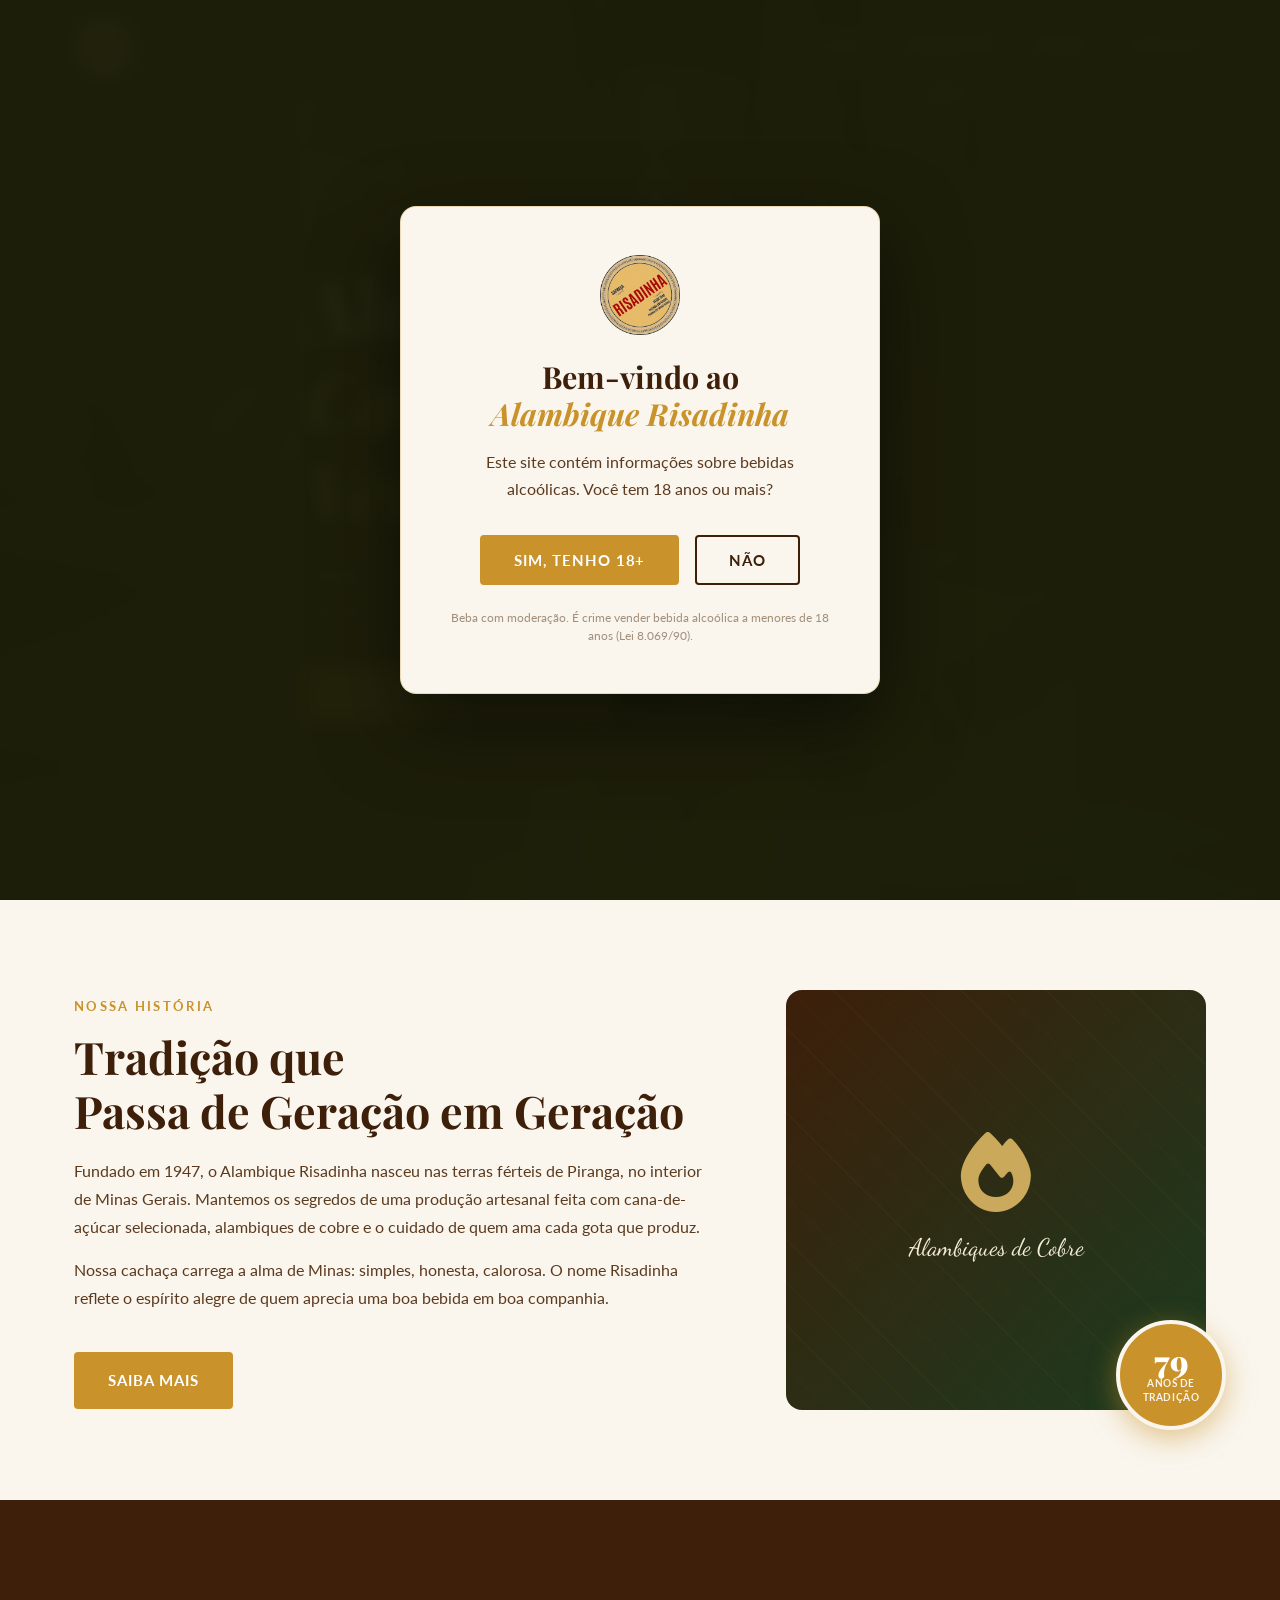
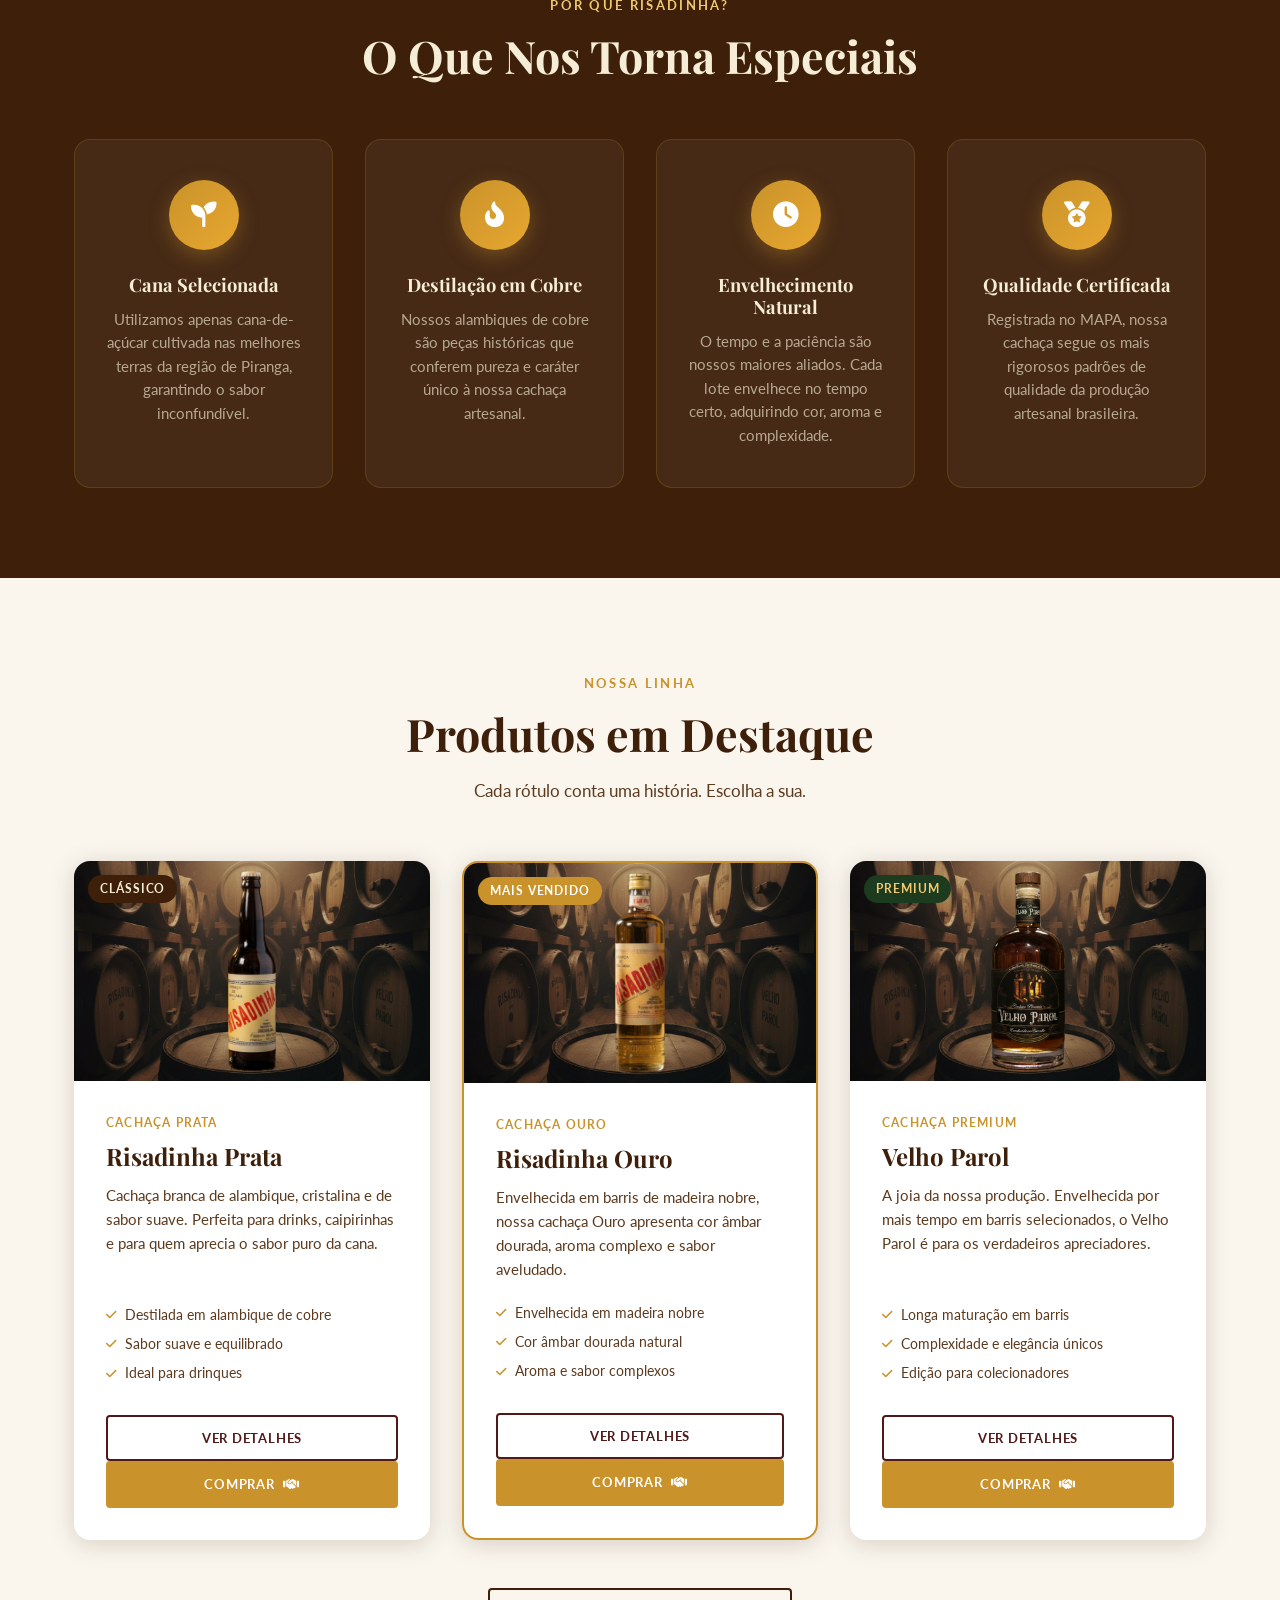
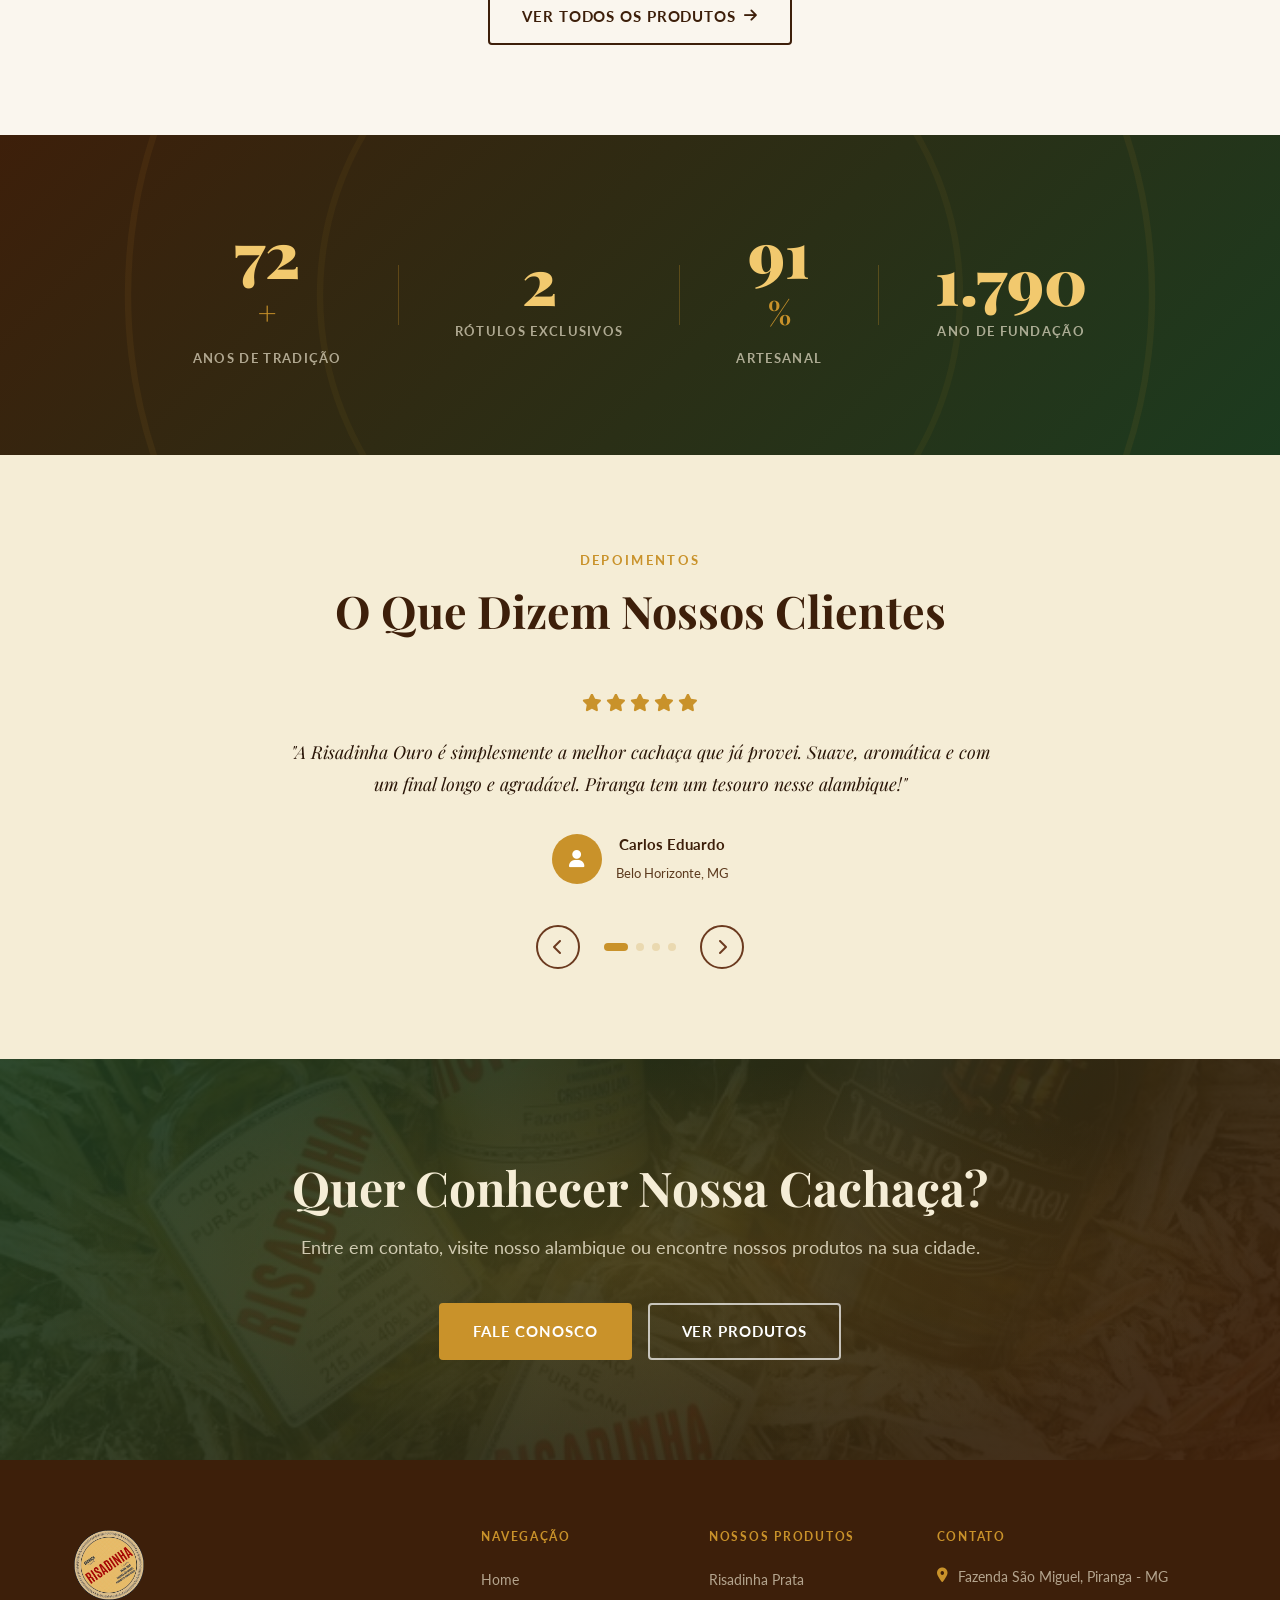
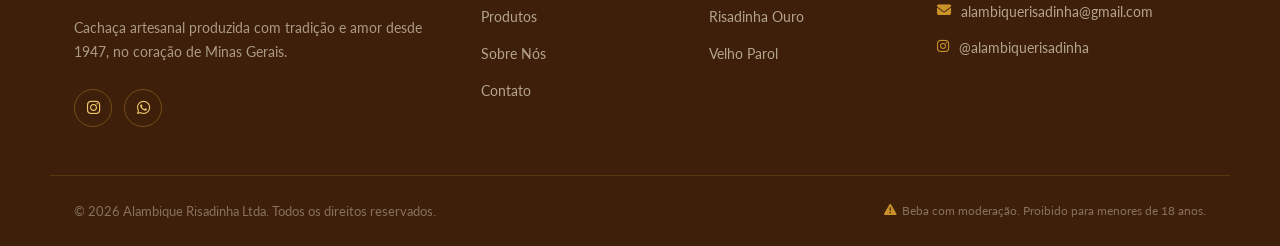
<file: index.html>
<!DOCTYPE html>
<html lang="pt-BR">

<head>
  <meta charset="UTF-8" />
  <meta name="viewport" content="width=device-width, initial-scale=1.0" />
  <link rel="canonical" href="https://alambiquerisadinha.com.br/" />
<title>Alambique Risadinha - Tradição Mineira desde 1947</title>
  <meta name="description" id="siteDescription"
    content="Cachaça artesanal de alambique produzida em Piranga, Minas Gerais, desde 1947. Conheça Risadinha Prata, Risadinha Ouro e Velho Parol.">
  <link rel="stylesheet" href="css/style.css" />
  <link rel="preconnect" href="https://fonts.googleapis.com">
  <link rel="preconnect" href="https://fonts.gstatic.com" crossorigin>
  <link
    href="https://fonts.googleapis.com/css2?family=Playfair+Display:ital,wght@0,400;0,600;0,700;0,900;1,400;1,600&family=Lato:wght@300;400;700&family=Dancing+Script:wght@600;700&display=swap"
    rel="stylesheet">
  <link rel="stylesheet" href="https://cdn.jsdelivr.net/npm/@fortawesome/fontawesome-free@6.4.0/css/all.min.css">
  <link rel="icon" type="image/png" href="img/favicon/favicon-96x96.png" sizes="96x96" />
  <link rel="icon" type="image/svg+xml" href="img/favicon/favicon.svg" />
  <link rel="shortcut icon" href="img/favicon/favicon.ico" />
  <link rel="apple-touch-icon" sizes="180x180" href="img/favicon/apple-touch-icon.png" />
  <link rel="manifest" href="img/favicon/site.webmanifest" />
</head>

<body>

  <!-- ===== NAVBAR ===== -->
  <header id="header-placeholder" class="navbar"></header>

  <!-- ===== HERO ===== -->
  <section class="hero" id="hero">
    <div class="hero-overlay"></div>
    <div class="hero-particles" id="heroParticles"></div>
    <div class="container hero-content">
      <p class="hero-eyebrow">Piranga · Minas Gerais · Desde 1947</p>
      <h1 class="hero-title">Alegria da<br><em>Cachaça Verdadeira</em></h1>
      <p class="hero-subtitle">Tradição artesanal desde 1947, destilada no coração de Minas Gerais com paixão e respeito
        pela terra.</p>
      <div class="hero-btns">
        <a href="produtos.html" class="btn btn-primary">Conheça Nossos Produtos</a>
        <a href="sobre.html" class="btn btn-outline">Nossa História</a>
      </div>
    </div>
    <div class="hero-scroll-indicator">
      <span>Explore</span>
      <div class="scroll-arrow"><i class="fas fa-chevron-down"></i></div>
    </div>
  </section>

  <!-- ===== SOBRE TRECHO ===== -->
  <section class="about-strip section-padding">
    <div class="container about-strip-inner">
      <div class="about-strip-text">
        <span class="section-eyebrow">Nossa História</span>
        <h2 class="section-title">Tradição que<br>Passa de Geração em Geração</h2>
        <p>Fundado em 1947, o Alambique Risadinha nasceu nas terras férteis de Piranga, no interior de Minas Gerais. Mantemos os segredos de uma produção artesanal feita com cana-de-açúcar selecionada,
          alambiques de cobre e o cuidado de quem ama cada gota que produz.</p>
        <p>Nossa cachaça carrega a alma de Minas: simples, honesta, calorosa. O nome Risadinha reflete o espírito alegre
          de quem aprecia uma boa bebida em boa companhia.</p>
        <a href="sobre.html" class="btn btn-primary" style="margin-top:1.5rem">Saiba Mais</a>
      </div>
      <div class="about-strip-img">
        <div class="about-img-frame">
          <div class="about-img-inner">
            <div class="about-decorative-icon">
              <i class="fas fa-fire"></i>
              <p>Alambiques de Cobre</p>
            </div>
          </div>
          <div class="about-badge">
            <span class="badge-number year-count" id="yearsExperience">79</span>
            <span class="badge-text">Anos de<br>Tradição</span>
          </div>
        </div>
      </div>
    </div>
  </section>

  <!-- ===== DIFERENCIAIS ===== -->
  <section class="features section-padding bg-dark">
    <div class="container">
      <div class="section-header">
        <span class="section-eyebrow light">Por que Risadinha?</span>
        <h2 class="section-title light">O Que Nos Torna Especiais</h2>
      </div>
      <div class="features-grid">
        <div class="feature-card" data-aos="fade-up" data-delay="0">
          <div class="feature-icon"><i class="fas fa-seedling"></i></div>
          <h3>Cana Selecionada</h3>
          <p>Utilizamos apenas cana-de-açúcar cultivada nas melhores terras da região de Piranga, garantindo o sabor
            inconfundível.</p>
        </div>
        <div class="feature-card" data-aos="fade-up" data-delay="100">
          <div class="feature-icon"><i class="fas fa-fire-alt"></i></div>
          <h3>Destilação em Cobre</h3>
          <p>Nossos alambiques de cobre são peças históricas que conferem pureza e caráter único à nossa cachaça
            artesanal.</p>
        </div>
        <div class="feature-card" data-aos="fade-up" data-delay="200">
          <div class="feature-icon"><i class="fas fa-clock"></i></div>
          <h3>Envelhecimento Natural</h3>
          <p>O tempo e a paciência são nossos maiores aliados. Cada lote envelhece no tempo certo, adquirindo cor, aroma
            e complexidade.</p>
        </div>
        <div class="feature-card" data-aos="fade-up" data-delay="300">
          <div class="feature-icon"><i class="fas fa-medal"></i></div>
          <h3>Qualidade Certificada</h3>
          <p>Registrada no MAPA, nossa cachaça segue os mais rigorosos padrões de qualidade da produção artesanal
            brasileira.</p>
        </div>
      </div>
    </div>
  </section>

  <!-- ===== PRODUTOS DESTAQUE ===== -->
  <section class="products-preview section-padding">
    <div class="container">
      <div class="section-header">
        <span class="section-eyebrow">Nossa Linha</span>
        <h2 class="section-title">Produtos em Destaque</h2>
        <p class="section-desc">Cada rótulo conta uma história. Escolha a sua.</p>
      </div>
      <div class="products-grid">

        <div class="product-card" data-aos="fade-up">
          <div class="product-img-wrap">
            <div class="product-icon prata">
              <!-- <i class="fas fa-wine-bottle"></i> -->
              <img src="img/products/risadinha-prata.png" height="200" alt="Risadinha Prata" class="product-img"
                onerror="this.style.display='none'">
            </div>
            <div class="product-badge-tag">Clássico</div>
          </div>
          <div class="product-info">
            <span class="product-tag">Cachaça Prata</span>
            <h3>Risadinha Prata</h3>
            <p>Cachaça branca de alambique, cristalina e de sabor suave. Perfeita para drinks, caipirinhas e para quem
              aprecia o sabor puro da cana.</p>
            <ul class="product-specs">
              <li><i class="fas fa-check"></i> Destilada em alambique de cobre</li>
              <li><i class="fas fa-check"></i> Sabor suave e equilibrado</li>
              <li><i class="fas fa-check"></i> Ideal para drinques</li>
            </ul>
            <a href="produtos.html#prata" class="btn btn-sm btn-buy">Ver Detalhes</a>
            <a href="https://www.mercadolivre.com.br/cachaca-artesanal-risadinha-prata-600ml/up/MLBU4447874221?pdp_filters=item_id%3AMLB7266462526&matt_tool=38524122&ua=Qa5O3CIeRRzia1nduIY5YyI_YJim7nNmQ3a7eYUimJJIJtFC#origin=share&sid=share&wid=MLB7266462526&action=copy" target="_blank" rel="noopener noreferrer" class="btn btn-sm btn-primary">Comprar <i class="fas fa-handshake"></i></a>
          </div>
        </div>

        <div class="product-card featured" data-aos="fade-up" data-delay="100">
          <div class="product-img-wrap">
            <div class="product-icon ouro">
              <!-- <i class="fas fa-wine-bottle"></i> -->
              <img src="img/products/risadinha-ouro.png" height="200" alt="Risadinha Ouro" class="product-img"
                onerror="this.style.display='none'">
            </div>
            <div class="product-badge-tag destaque">Mais Vendido</div>
          </div>
          <div class="product-info">
            <span class="product-tag">Cachaça Ouro</span>
            <h3>Risadinha Ouro</h3>
            <p>Envelhecida em barris de madeira nobre, nossa cachaça Ouro apresenta cor âmbar dourada, aroma complexo e
              sabor aveludado.</p>
            <ul class="product-specs">
              <li><i class="fas fa-check"></i> Envelhecida em madeira nobre</li>
              <li><i class="fas fa-check"></i> Cor âmbar dourada natural</li>
              <li><i class="fas fa-check"></i> Aroma e sabor complexos</li>
            </ul>
            <a href="produtos.html#ouro" class="btn btn-sm btn-buy">Ver Detalhes</a>
            <a href="https://www.mercadolivre.com.br/cachaca-artesanal-risadinha-ouro-600ml/up/MLBU4572321762?pdp_filters=item_id%3AMLB4986471069&matt_tool=38524122&ua=DQ-xx0VlgbKEhB2YFrB1EXQX0GKmFM2JPkx2v2lj5p_56r4m#origin=share&sid=share&wid=MLB4986471069&action=copy" target="_blank" rel="noopener noreferrer" class="btn btn-sm btn-primary">Comprar <i class="fas fa-handshake"></i></a>
          </div>
        </div>

        <div class="product-card" data-aos="fade-up" data-delay="200">
          <div class="product-img-wrap">
            <div class="product-icon parol">
              <!-- <i class="fas fa-wine-bottle"></i> -->
              <img src="img/products/velho-parol.png" height="200" alt="Velho Parol" class="product-img"
                onerror="this.style.display='none'">
            </div>
            <div class="product-badge-tag premium">Premium</div>
          </div>
          <div class="product-info">
            <span class="product-tag">Cachaça Premium</span>
            <h3>Velho Parol</h3>
            <p>A joia da nossa produção. Envelhecida por mais tempo em barris selecionados, o Velho Parol é para os
              verdadeiros apreciadores.</p>
            <ul class="product-specs">
              <li><i class="fas fa-check"></i> Longa maturação em barris</li>
              <li><i class="fas fa-check"></i> Complexidade e elegância únicos</li>
              <li><i class="fas fa-check"></i> Edição para colecionadores</li>
            </ul>
            <a href="produtos.html#parol" class="btn btn-sm btn-buy">Ver Detalhes</a>
            <a href="https://www.mercadolivre.com.br/cachaca-artesanal-premium-velho-parol-700ml/up/MLBU4573656954?pdp_filters=item_id%3AMLB4986871357&matt_tool=38524122&ua=ToeyzRiq9VR0eUZOubKq8sQA_fc4N8LAc1D0GtVvoTERDXzk#origin=share&sid=share&wid=MLB4986871357&action=copy" target="_blank" rel="noopener noreferrer" class="btn btn-sm btn-primary">Comprar <i class="fas fa-handshake"></i></a>
          </div>
        </div>

      </div>
      <div style="text-align:center; margin-top:3rem">
        <a href="produtos.html" class="btn btn-outline-dark">Ver Todos os Produtos <i
            class="fas fa-arrow-right"></i></a>
      </div>
    </div>
  </section>

  <!-- ===== NÚMEROS ===== -->
  <section class="stats-section">
    <div class="stats-bg"></div>
    <div class="container stats-inner">
      <div class="stat-item" data-target="79" id="yearsStatItem">
        <span class="stat-number" id="stat1">79</span>
        <span class="stat-plus">+</span>
        <span class="stat-label">Anos de Tradição</span>
      </div>
      <div class="stat-divider"></div>
      <div class="stat-item" data-target="3">
        <span class="stat-number" id="stat2">3</span>
        <span class="stat-label">Rótulos Exclusivos</span>
      </div>
      <div class="stat-divider"></div>
      <div class="stat-item" data-target="100">
        <span class="stat-number" id="stat3">100</span>
        <span class="stat-plus">%</span>
        <span class="stat-label">Artesanal</span>
      </div>
      <div class="stat-divider"></div>
      <div class="stat-item" data-target="1947">
        <span class="stat-number" id="stat4">1947</span>
        <span class="stat-label">Ano de Fundação</span>
      </div>
    </div>
  </section>

  <!-- ===== DEPOIMENTOS ===== -->
  <section class="testimonials section-padding bg-cream">
    <div class="container">
      <div class="section-header">
        <span class="section-eyebrow">Depoimentos</span>
        <h2 class="section-title">O Que Dizem Nossos Clientes</h2>
      </div>
      <div class="testimonials-slider" id="testimonialsSlider">
        <div class="testimonial-track" id="testimonialTrack">
          <div class="testimonial-card">
            <div class="stars"><i class="fas fa-star"></i><i class="fas fa-star"></i><i class="fas fa-star"></i><i
                class="fas fa-star"></i><i class="fas fa-star"></i></div>
            <p>"A Risadinha Ouro é simplesmente a melhor cachaça que já provei. Suave, aromática e com um final longo e
              agradável. Piranga tem um tesouro nesse alambique!"</p>
            <div class="testimonial-author">
              <div class="author-avatar"><i class="fas fa-user"></i></div>
              <div><strong>Carlos Eduardo</strong><span>Belo Horizonte, MG</span></div>
            </div>
          </div>
          <div class="testimonial-card">
            <div class="stars"><i class="fas fa-star"></i><i class="fas fa-star"></i><i class="fas fa-star"></i><i
                class="fas fa-star"></i><i class="fas fa-star"></i></div>
            <p>"Conheço o Alambique Risadinha há anos. O Velho Parol é um produto excepcional, digno dos melhores
              destilados do mundo. Tradição mineira em cada gota."</p>
            <div class="testimonial-author">
              <div class="author-avatar"><i class="fas fa-user"></i></div>
              <div><strong>Ana Paula Ferreira</strong><span>São Paulo, SP</span></div>
            </div>
          </div>
          <div class="testimonial-card">
            <div class="stars"><i class="fas fa-star"></i><i class="fas fa-star"></i><i class="fas fa-star"></i><i
                class="fas fa-star"></i><i class="fas fa-star"></i></div>
            <p>"Visitei o alambique em Piranga e fiquei encantado. A produção artesanal, o cuidado com cada detalhe e a
              hospitalidade mineira tornam tudo ainda mais especial."</p>
            <div class="testimonial-author">
              <div class="author-avatar"><i class="fas fa-user"></i></div>
              <div><strong>Roberto Souza</strong><span>Rio de Janeiro, RJ</span></div>
            </div>
          </div>
          <div class="testimonial-card">
            <div class="stars"><i class="fas fa-star"></i><i class="fas fa-star"></i><i class="fas fa-star"></i><i
                class="fas fa-star"></i><i class="fas fa-star-half-alt"></i></div>
            <p>"A Risadinha Prata faz a melhor caipirinha que você vai tomar na vida. Leveza e sabor da cana fresca em
              cada sip. Produto de qualidade excepcional!"</p>
            <div class="testimonial-author">
              <div class="author-avatar"><i class="fas fa-user"></i></div>
              <div><strong>Mariana Lima</strong><span>Juiz de Fora, MG</span></div>
            </div>
          </div>
        </div>
      </div>
      <div class="testimonial-controls">
        <button class="t-btn" id="tPrev"><i class="fas fa-chevron-left"></i></button>
        <div class="t-dots" id="tDots"></div>
        <button class="t-btn" id="tNext"><i class="fas fa-chevron-right"></i></button>
      </div>
    </div>
  </section>

  <!-- ===== CONTATO CTA ===== -->
  <section class="cta-section">
    <div class="cta-overlay"></div>
    <div class="container cta-content">
      <h2>Quer Conhecer Nossa Cachaça?</h2>
      <p>Entre em contato, visite nosso alambique ou encontre nossos produtos na sua cidade.</p>
      <div class="cta-btns">
        <a href="contato.html" class="btn btn-primary">Fale Conosco</a>
        <a href="produtos.html" class="btn btn-outline-light">Ver Produtos</a>
      </div>
    </div>
  </section>

  <!-- ===== FOOTER ===== -->
  <footer id="footer-placeholder" class="footer"></footer>

  <!-- Age Gate -->
  <div class="age-gate" id="ageGate">
    <div class="age-gate-box">
      <img src="img/logo.png" alt="Alambique Risadinha Logo" class="age-logo" onerror="this.style.display='none'">
      <h2>Bem-vindo ao<br><em>Alambique Risadinha</em></h2>
      <p>Este site contém informações sobre bebidas alcoólicas. Você tem 18 anos ou mais?</p>
      <div class="age-btns">
        <button class="btn btn-primary" id="ageYes">Sim, tenho 18+</button>
        <button class="btn btn-outline-dark" id="ageNo">Não</button>
      </div>
      <small>Beba com moderação. É crime vender bebida alcoólica a menores de 18 anos (Lei 8.069/90).</small>
    </div>
  </div>
  
  <script src="/components/js/header.js"></script>
  <script src="/components/js/footer.js"></script>
  <script src="js/main.js"></script>

</body>

</html>
</file>
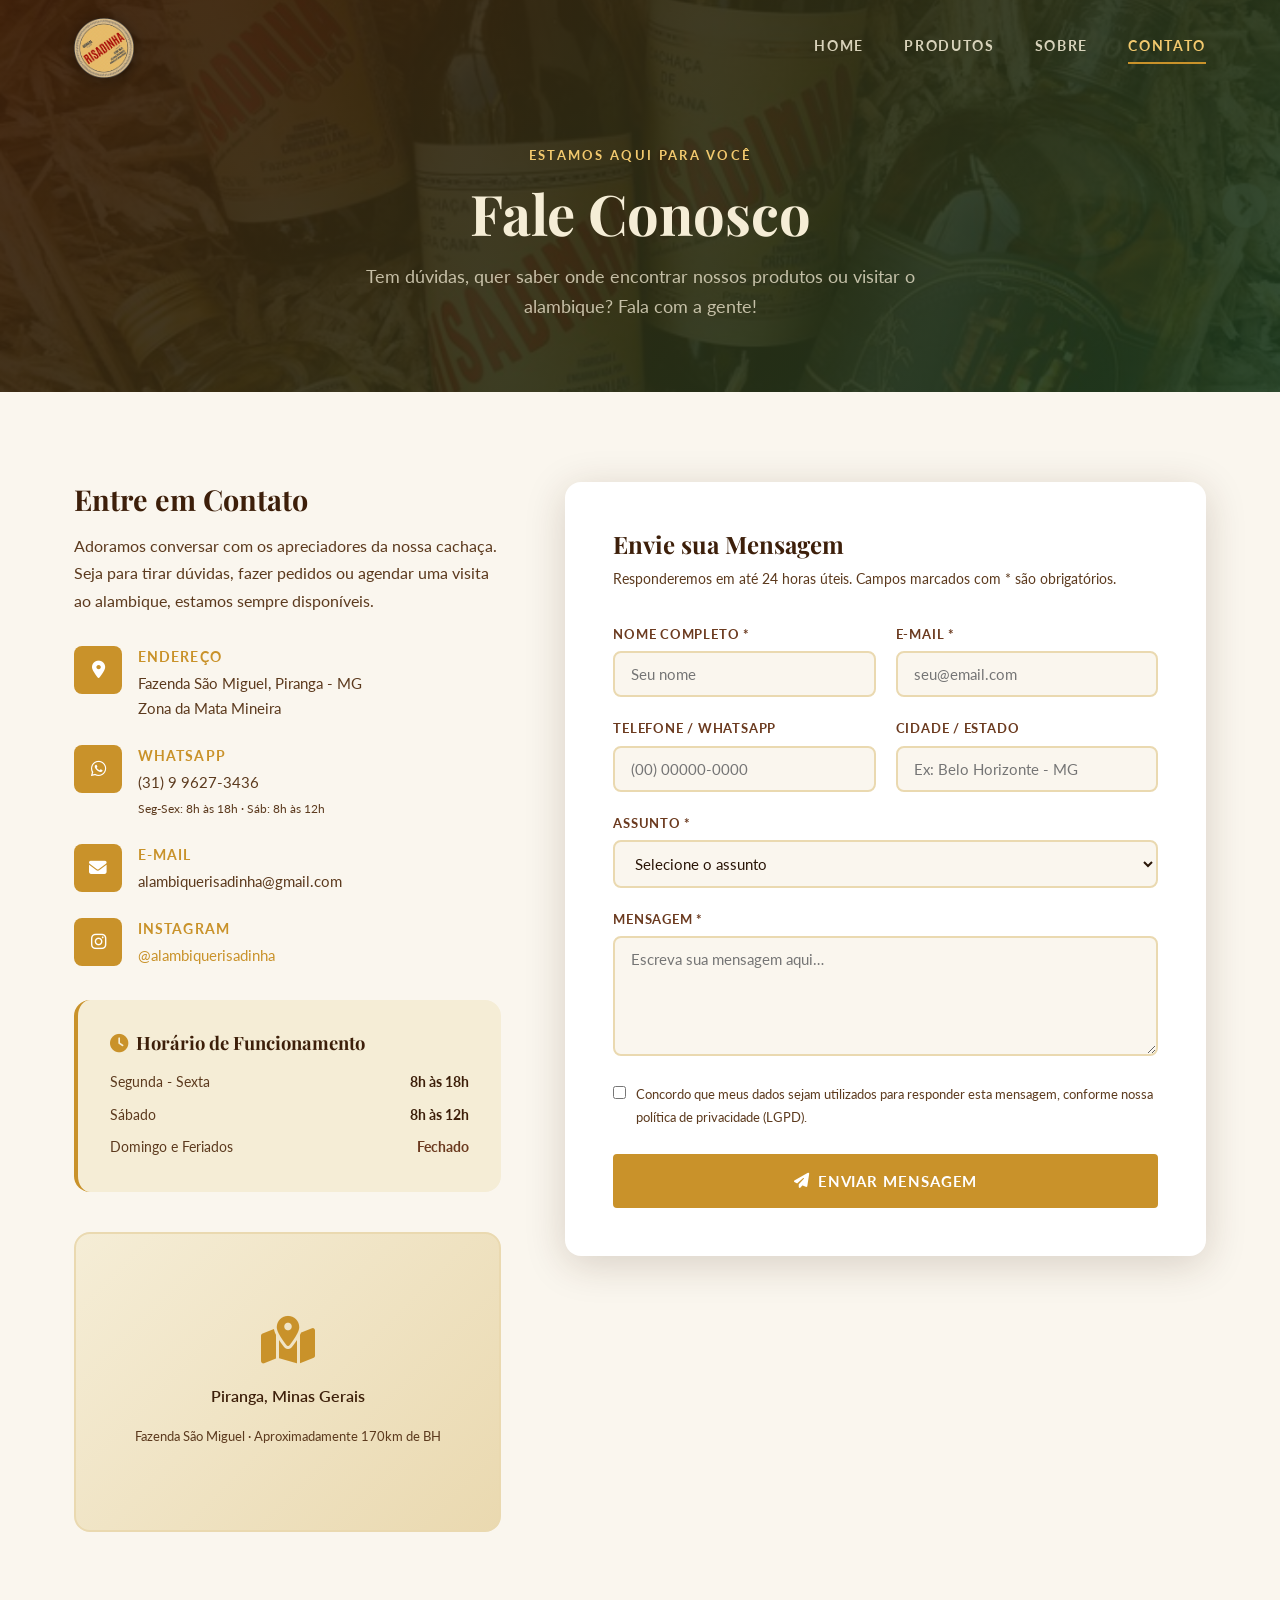
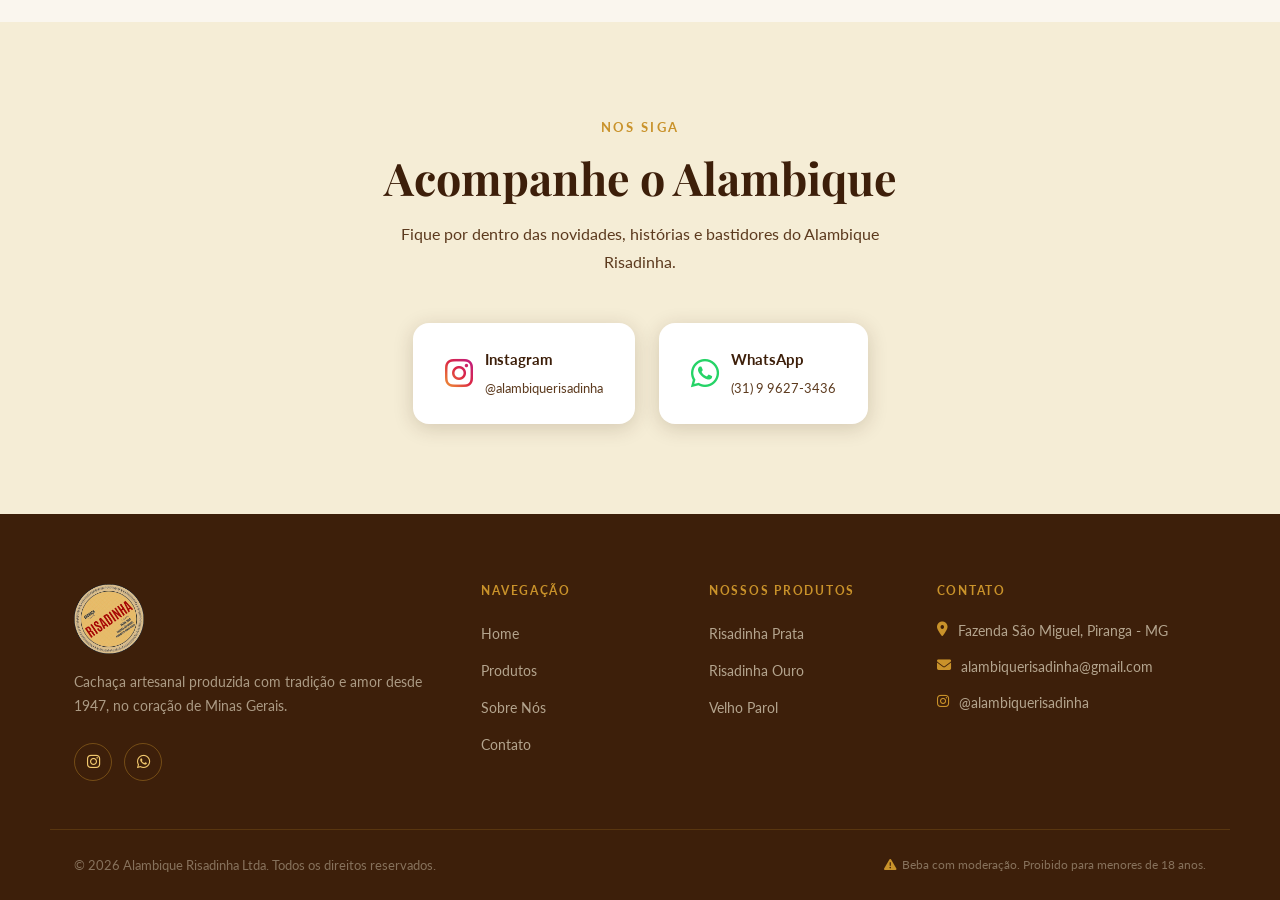
<file: contato.html>
<!DOCTYPE html>
<html lang="pt-BR">

<head>
  <meta charset="UTF-8" />
  <meta name="viewport" content="width=device-width, initial-scale=1.0" />
  <link rel="canonical" href="https://alambiquerisadinha.com.br/contato.html" />
<title>Contato - Alambique Risadinha</title>
  <meta name="description"
    content="Entre em contato com o Alambique Risadinha. Localizado em Piranga, MG. Saiba onde encontrar nossos produtos ou visite nossa destilaria.">
  <link rel="stylesheet" href="css/style.css" />
  <link rel="stylesheet" href="css/pages.css" />
  <link rel="preconnect" href="https://fonts.googleapis.com">
  <link rel="preconnect" href="https://fonts.gstatic.com" crossorigin>
  <link
    href="https://fonts.googleapis.com/css2?family=Playfair+Display:ital,wght@0,400;0,600;0,700;0,900;1,400;1,600&family=Lato:wght@300;400;700&family=Dancing+Script:wght@600;700&display=swap"
    rel="stylesheet">
  <link rel="stylesheet" href="https://cdn.jsdelivr.net/npm/@fortawesome/fontawesome-free@6.4.0/css/all.min.css">
  <link rel="icon" type="image/png" href="img/favicon/favicon-96x96.png" sizes="96x96" />
  <link rel="icon" type="image/svg+xml" href="img/favicon/favicon.svg" />
  <link rel="shortcut icon" href="img/favicon/favicon.ico" />
  <link rel="apple-touch-icon" sizes="180x180" href="img/favicon/apple-touch-icon.png" />
  <link rel="manifest" href="img/favicon/site.webmanifest" />
</head>

<body>

  <!-- ===== NAVBAR ===== -->
  <header id="header-placeholder" class="navbar"></header>


  <!-- ===== PAGE HERO ===== -->
  <section class="page-hero">
    <div class="container">
      <span class="section-eyebrow light">Estamos Aqui Para Você</span>
      <h1>Fale Conosco</h1>
      <p>Tem dúvidas, quer saber onde encontrar nossos produtos ou visitar o alambique? Fala com a gente!</p>
    </div>
  </section>

  <!-- ===== CONTATO ===== -->
  <section class="section-padding">
    <div class="container">
      <div class="contact-layout">

        <!-- Informações -->
        <div>
          <div class="contact-info-block">
            <h3>Entre em Contato</h3>
            <p>Adoramos conversar com os apreciadores da nossa cachaça. Seja para tirar dúvidas, fazer pedidos ou
              agendar uma visita ao alambique, estamos sempre disponíveis.</p>

            <div class="contact-item">
              <div class="contact-item-icon"><i class="fas fa-map-marker-alt"></i></div>
              <div class="contact-item-text">
                <h5>Endereço</h5>
                <p>Fazenda São Miguel, Piranga - MG<br>Zona da Mata Mineira</p>
              </div>
            </div>

            <div class="contact-item">
              <div class="contact-item-icon"><i class="fab fa-whatsapp"></i></div>
              <div class="contact-item-text">
                <h5>WhatsApp</h5>
                <p><a href="https://wa.me/5531996273436" target="_blank" rel="noopener" aria-label="WhatsApp"> (31) 9 9627-3436</a><br><small style="color:var(--text-mid)">Seg-Sex: 8h às 18h · Sáb: 8h às 12h</small>
                </p>
              </div>
            </div>

            <div class="contact-item">
              <div class="contact-item-icon"><i class="fas fa-envelope"></i></div>
              <div class="contact-item-text">
                <h5>E-mail</h5>
                <p><a href="mailto:alambiquerisadinha@gmail.com">alambiquerisadinha@gmail.com</a></p>
              </div>
            </div>

            <div class="contact-item">
              <div class="contact-item-icon"><i class="fab fa-instagram"></i></div>
              <div class="contact-item-text">
                <h5>Instagram</h5>
                <p><a href="https://www.instagram.com/alambiquerisadinha/" target="_blank" rel="noopener"
                    style="color:var(--gold)">@alambiquerisadinha</a></p>
              </div>
            </div>
          </div>

          <!-- Horários -->
          <div
            style="background:var(--cream); border-radius:var(--radius-lg); padding:2rem; margin-top:2rem; border-left:4px solid var(--gold)">
            <h4
              style="font-family:'Playfair Display',serif; color:var(--brown-dark); margin-bottom:1rem; font-size:1.15rem">
              <i class="fas fa-clock" style="color:var(--gold); margin-right:8px"></i>Horário de Funcionamento
            </h4>
            <div style="display:flex; flex-direction:column; gap:8px;">
              <div style="display:flex; justify-content:space-between; font-size:0.9rem; color:var(--text-mid)">
                <span>Segunda - Sexta</span><strong style="color:var(--brown-dark)">8h às 18h</strong>
              </div>
              <div style="display:flex; justify-content:space-between; font-size:0.9rem; color:var(--text-mid)">
                <span>Sábado</span><strong style="color:var(--brown-dark)">8h às 12h</strong>
              </div>
              <div style="display:flex; justify-content:space-between; font-size:0.9rem; color:var(--text-mid)">
                <span>Domingo e Feriados</span><strong style="color:var(--brown-mid)">Fechado</strong>
              </div>
            </div>
          </div>

          <!-- Mapa decorativo -->
          <div class="map-placeholder">
            <a href="https://www.google.com/maps/place/Fazenda+São+Miguel+e+Alambique+Risadinha+-+Unnamed+Road,+36480-000,+Piranga+-+MG/data=!4m2!3m1!1s0xa39b85d5d22aa1:0x2333e8c67980ddaa?utm_source=mstt_1&entry=gps&g_ep=CAESCTExLjUwLjcwMhgAIP___________wEqAA%3D%3D"
              target="_blank" rel="noopener" aria-label="Localização">
              <i class="fas fa-map-marked-alt"></i>
            </a>
            <p>
              <a href="https://www.google.com/maps/place/Fazenda+São+Miguel+e+Alambique+Risadinha+-+Unnamed+Road,+36480-000,+Piranga+-+MG/data=!4m2!3m1!1s0xa39b85d5d22aa1:0x2333e8c67980ddaa?utm_source=mstt_1&entry=gps&g_ep=CAESCTExLjUwLjcwMhgAIP___________wEqAA%3D%3D"
                target="_blank" rel="noopener" aria-label="Localização">Piranga, Minas Gerais
              </a>
            </p>
            <small>
              <a href="https://www.google.com/maps/place/Fazenda+São+Miguel+e+Alambique+Risadinha+-+Unnamed+Road,+36480-000,+Piranga+-+MG/data=!4m2!3m1!1s0xa39b85d5d22aa1:0x2333e8c67980ddaa?utm_source=mstt_1&entry=gps&g_ep=CAESCTExLjUwLjcwMhgAIP___________wEqAA%3D%3D"
                target="_blank" rel="noopener" aria-label="Localização"> Fazenda São Miguel · Aproximadamente 170km de
                BH
              </a>
            </small>
          </div>
        </div>

        <!-- Formulário -->
        <div class="contact-form-card">
          <h3>Envie sua Mensagem</h3>
          <p>Responderemos em até 24 horas úteis. Campos marcados com * são obrigatórios.</p>

          <form id="contactForm" action="https://formsubmit.co/alambiquerisadinha@gmail.com" method="POST" novalidate>
            <input type="hidden" name="_subject" value="Novo contato pelo site - Alambique Risadinha">
            <input type="hidden" name="_template" value="table">
            <input type="hidden" name="_next" value="https://alambiquerisadinha.com.br/contato.html?enviado=1">
            <input type="text" name="_honey" tabindex="-1" autocomplete="off" style="display:none" aria-hidden="true">
            <div class="form-row">
              <div class="form-group">
                <label for="nome">Nome Completo *</label>
                <input type="text" id="nome" name="nome" placeholder="Seu nome" required>
              </div>
              <div class="form-group">
                <label for="email">E-mail *</label>
                <input type="email" id="email" name="email" placeholder="seu@email.com" required>
              </div>
            </div>

            <div class="form-row">
              <div class="form-group">
                <label for="telefone">Telefone / WhatsApp</label>
                <input type="tel" id="telefone" name="telefone" placeholder="(00) 00000-0000">
              </div>
              <div class="form-group">
                <label for="cidade">Cidade / Estado</label>
                <input type="text" id="cidade" name="cidade" placeholder="Ex: Belo Horizonte - MG">
              </div>
            </div>

            <div class="form-group">
              <label for="assunto">Assunto *</label>
              <select id="assunto" name="assunto" required>
                <option value="" disabled selected>Selecione o assunto</option>
                <option value="produto">Informações sobre produtos</option>
                <option value="compra">Como comprar / revendedor</option>
                <option value="visita">Agendar visita ao alambique</option>
                <option value="distribuicao">Interesse em distribuição</option>
                <option value="imprensa">Imprensa / Assessoria</option>
                <option value="outro">Outro assunto</option>
              </select>
            </div>

            <div class="form-group">
              <label for="mensagem">Mensagem *</label>
              <textarea id="mensagem" name="mensagem" placeholder="Escreva sua mensagem aqui…" rows="5"
                required></textarea>
            </div>

            <div class="form-group" style="display:flex; align-items:flex-start; gap:10px;">
              <input type="checkbox" id="lgpd" name="lgpd" required
                style="width:auto; margin-top:3px; cursor:pointer; accent-color:var(--gold)">
              <label for="lgpd"
                style="text-transform:none; font-size:0.82rem; font-weight:400; letter-spacing:0; color:var(--text-mid); cursor:pointer">
                Concordo que meus dados sejam utilizados para responder esta mensagem, conforme nossa política de
                privacidade (LGPD).
              </label>
            </div>

            <button type="submit" class="btn btn-primary"
              style="width:100%; justify-content:center; font-size:0.95rem; padding:16px">
              <i class="fas fa-paper-plane"></i> Enviar Mensagem
            </button>
          </form>

          <!-- Success message -->
          <div class="form-success" id="formSuccess">
            <i class="fas fa-check-circle"></i>
            <h4>Mensagem Enviada!</h4>
            <p>Obrigado pelo contato! Retornaremos em até 24 horas úteis.</p>
          </div>
        </div>

      </div>
    </div>
  </section>

  <!-- ===== REDES SOCIAIS ===== -->
  <section class="section-padding bg-cream">
    <div class="container" style="text-align:center">
      <span class="section-eyebrow">Nos Siga</span>
      <h2 class="section-title">Acompanhe o Alambique</h2>
      <p style="color:var(--text-mid); max-width:500px; margin: 0 auto 3rem">Fique por dentro das novidades, histórias e
        bastidores do Alambique Risadinha.</p>

      <div style="display:flex; justify-content:center; gap:1.5rem; flex-wrap:wrap">
        <a href="https://www.instagram.com/alambiquerisadinha/" target="_blank" rel="noopener"
          style="display:flex; align-items:center; gap:12px; background:#fff; border-radius:var(--radius-lg); padding:1.5rem 2rem; box-shadow:0 4px 20px var(--shadow); text-decoration:none; transition:all 0.35s ease; min-width:200px; justify-content:center"
          onmouseover="this.style.transform='translateY(-4px)'; this.style.boxShadow='0 12px 32px rgba(61,31,10,0.18)'"
          onmouseout="this.style.transform=''; this.style.boxShadow='0 4px 20px rgba(61,31,10,0.18)'">
          <i class="fab fa-instagram"
            style="font-size:2rem; background:linear-gradient(45deg,#f09433,#e6683c,#dc2743,#cc2366,#bc1888); -webkit-background-clip:text; -webkit-text-fill-color:transparent; background-clip:text"></i>
          <div style="text-align:left">
            <strong style="display:block; color:var(--brown-dark); font-size:0.95rem">Instagram</strong>
            <span style="color:var(--text-mid); font-size:0.82rem">@alambiquerisadinha</span>
          </div>
        </a>

        <!-- <a href="#"
          style="display:flex; align-items:center; gap:12px; background:#fff; border-radius:var(--radius-lg); padding:1.5rem 2rem; box-shadow:0 4px 20px var(--shadow); text-decoration:none; transition:all 0.35s ease; min-width:200px; justify-content:center"
          onmouseover="this.style.transform='translateY(-4px)'; this.style.boxShadow='0 12px 32px rgba(61,31,10,0.18)'"
          onmouseout="this.style.transform=''; this.style.boxShadow='0 4px 20px rgba(61,31,10,0.18)'">
          <i class="fab fa-facebook-f" style="font-size:2rem; color:#1877f2"></i>
          <div style="text-align:left">
            <strong style="display:block; color:var(--brown-dark); font-size:0.95rem">Facebook</strong>
            <span style="color:var(--text-mid); font-size:0.82rem">Alambique Risadinha</span>
          </div>
        </a> -->

        <a href="https://wa.me/5531996273436" target="_blank" rel="noopener"
          style="display:flex; align-items:center; gap:12px; background:#fff; border-radius:var(--radius-lg); padding:1.5rem 2rem; box-shadow:0 4px 20px var(--shadow); text-decoration:none; transition:all 0.35s ease; min-width:200px; justify-content:center"
          onmouseover="this.style.transform='translateY(-4px)'; this.style.boxShadow='0 12px 32px rgba(61,31,10,0.18)'"
          onmouseout="this.style.transform=''; this.style.boxShadow='0 4px 20px rgba(61,31,10,0.18)'">
          <i class="fab fa-whatsapp" style="font-size:2rem; color:#25d366"></i>
          <div style="text-align:left">
            <strong style="display:block; color:var(--brown-dark); font-size:0.95rem">WhatsApp</strong>
            <span style="color:var(--text-mid); font-size:0.82rem">(31) 9 9627-3436</span>
          </div>
        </a>
      </div>
    </div>
  </section>

  <!-- ===== FOOTER ===== -->
  <footer id="footer-placeholder" class="footer"></footer>

  <script src="/components/js/header.js"></script>
  <script src="/components/js/footer.js"></script>
  <script src="js/main.js"></script>
</body>

</html>
</file>
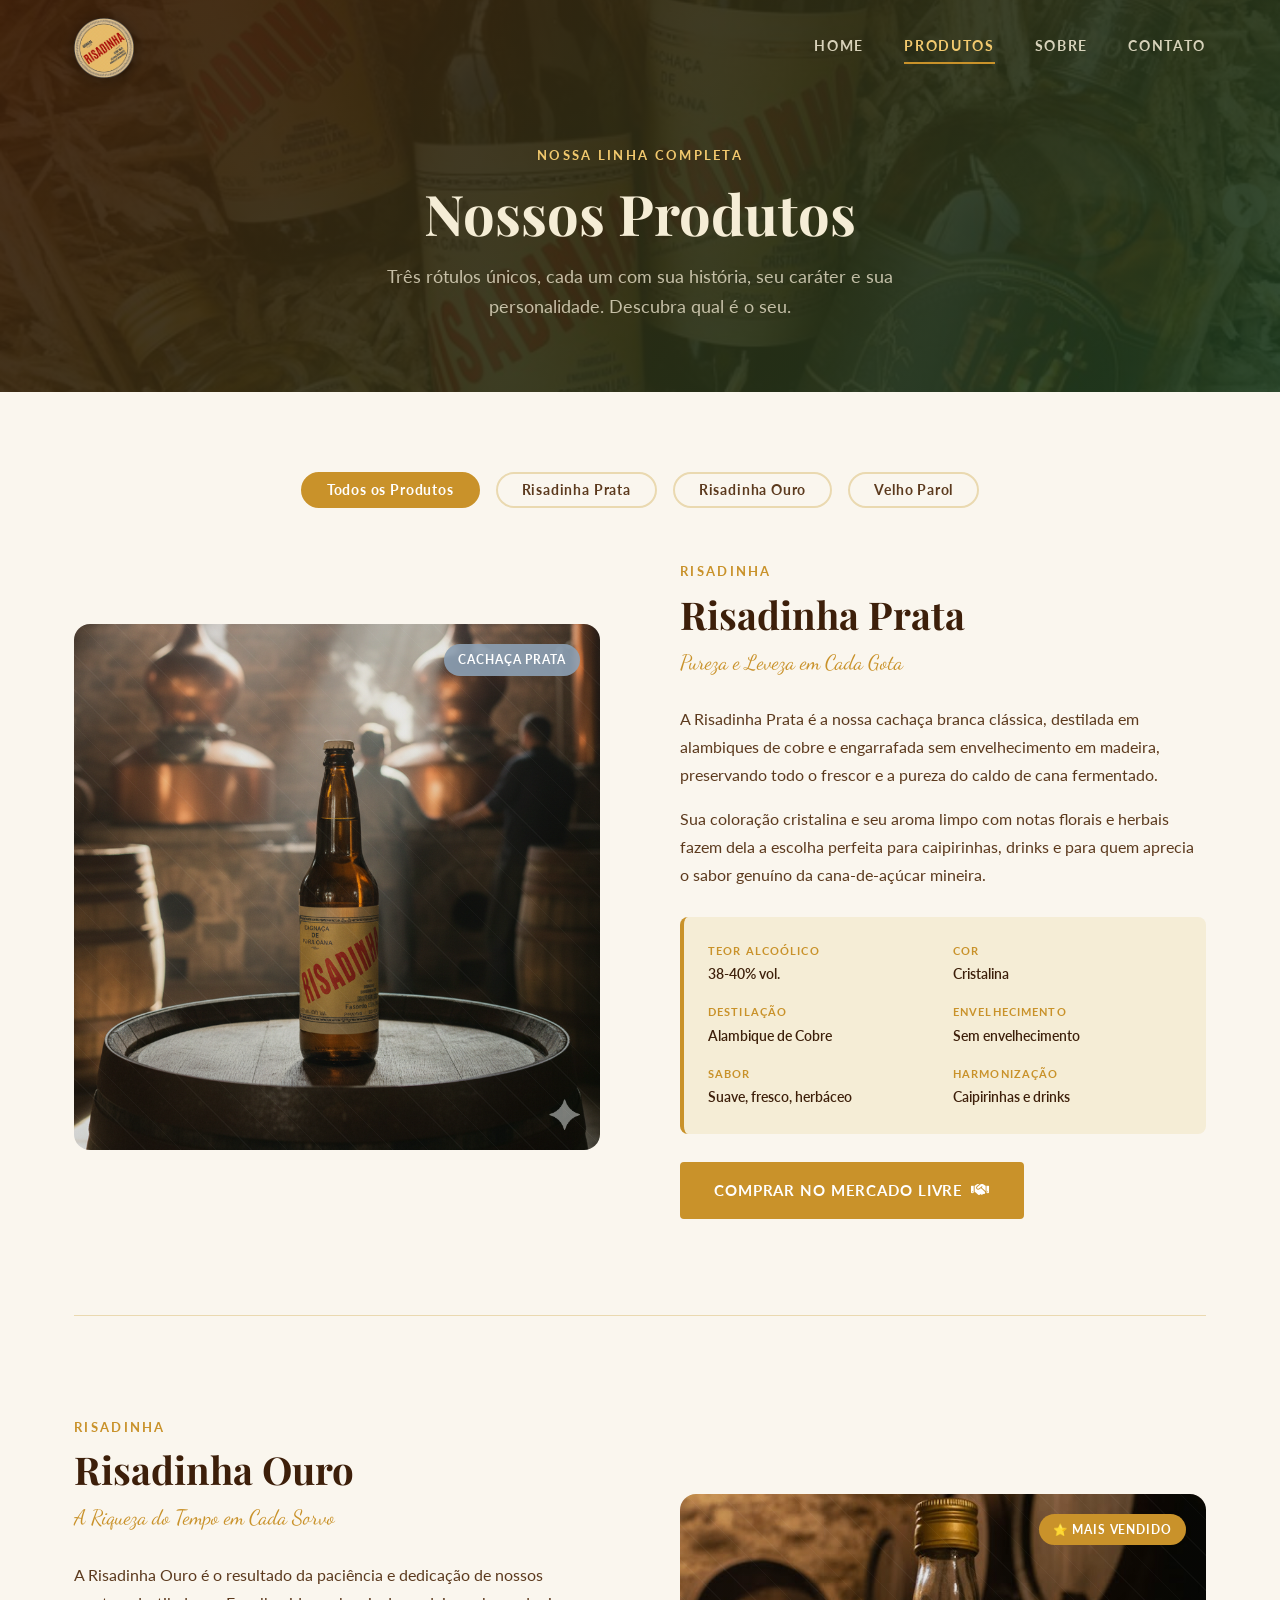
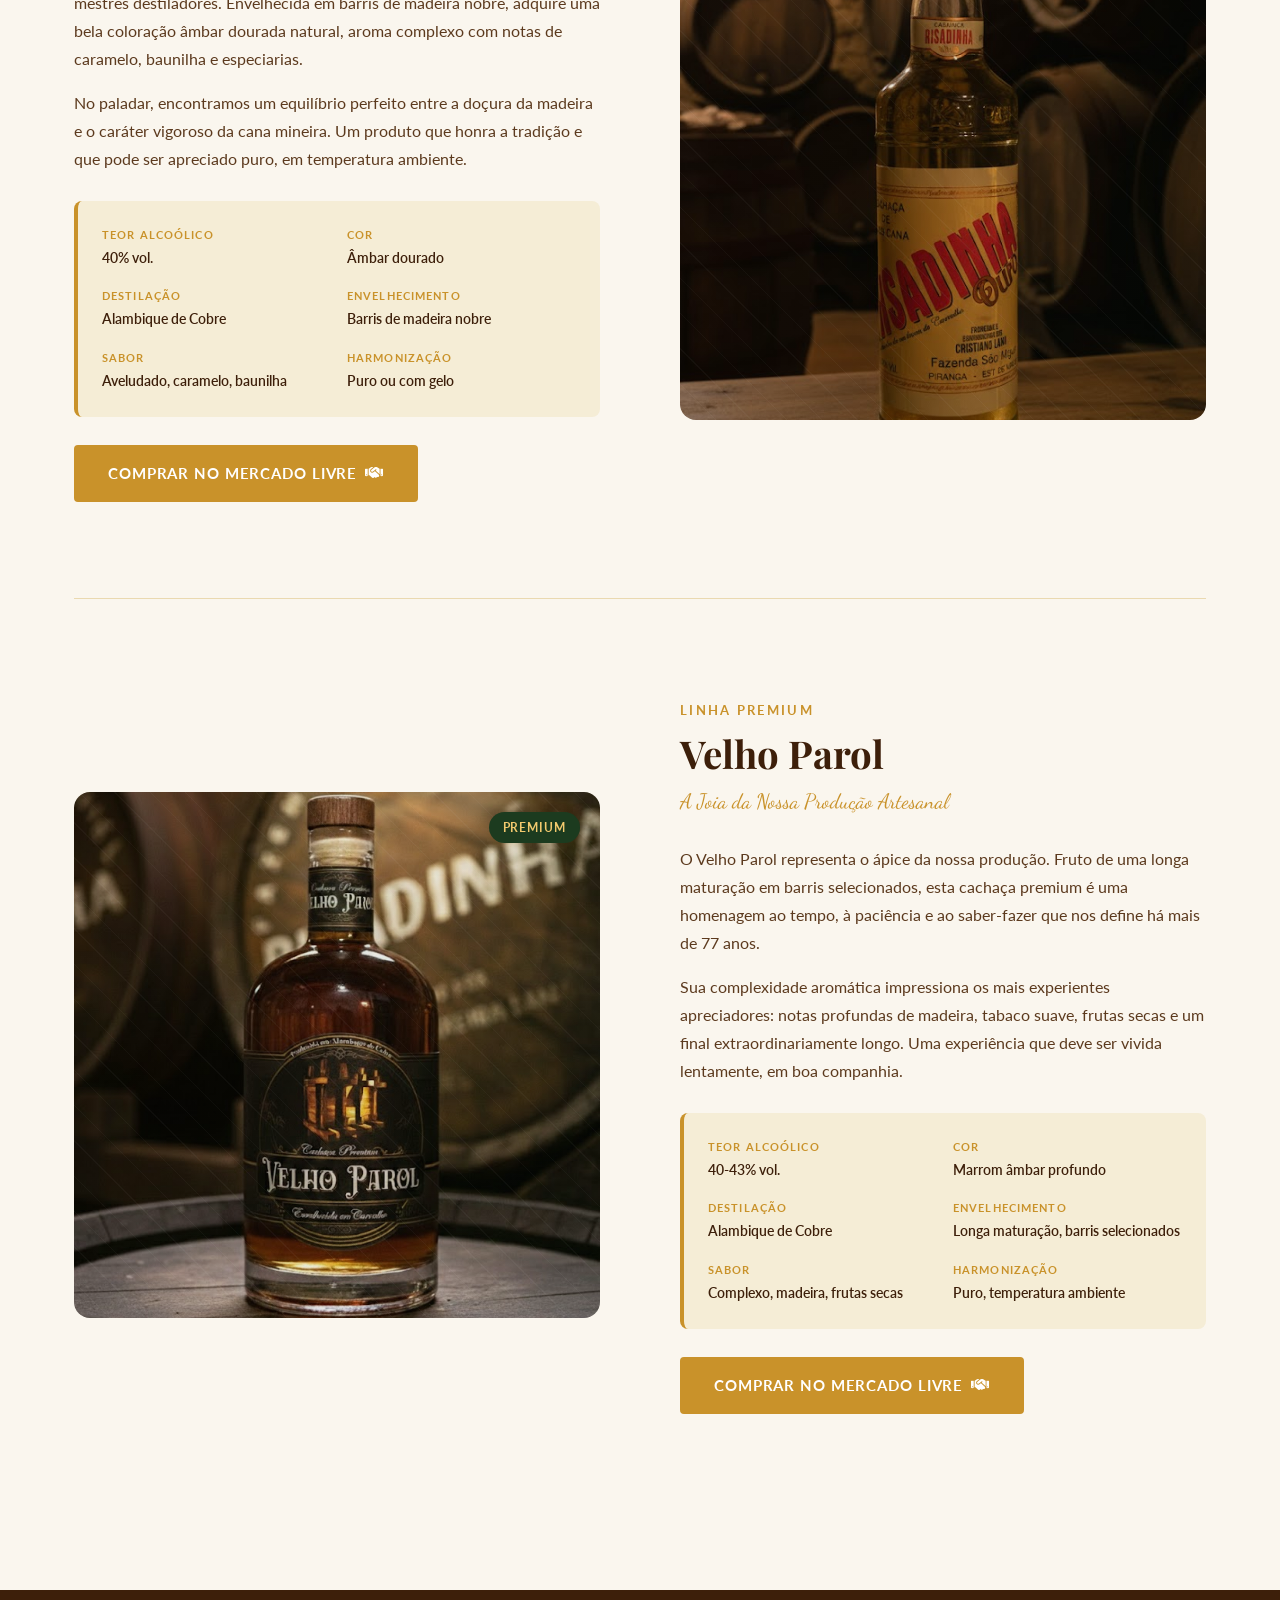
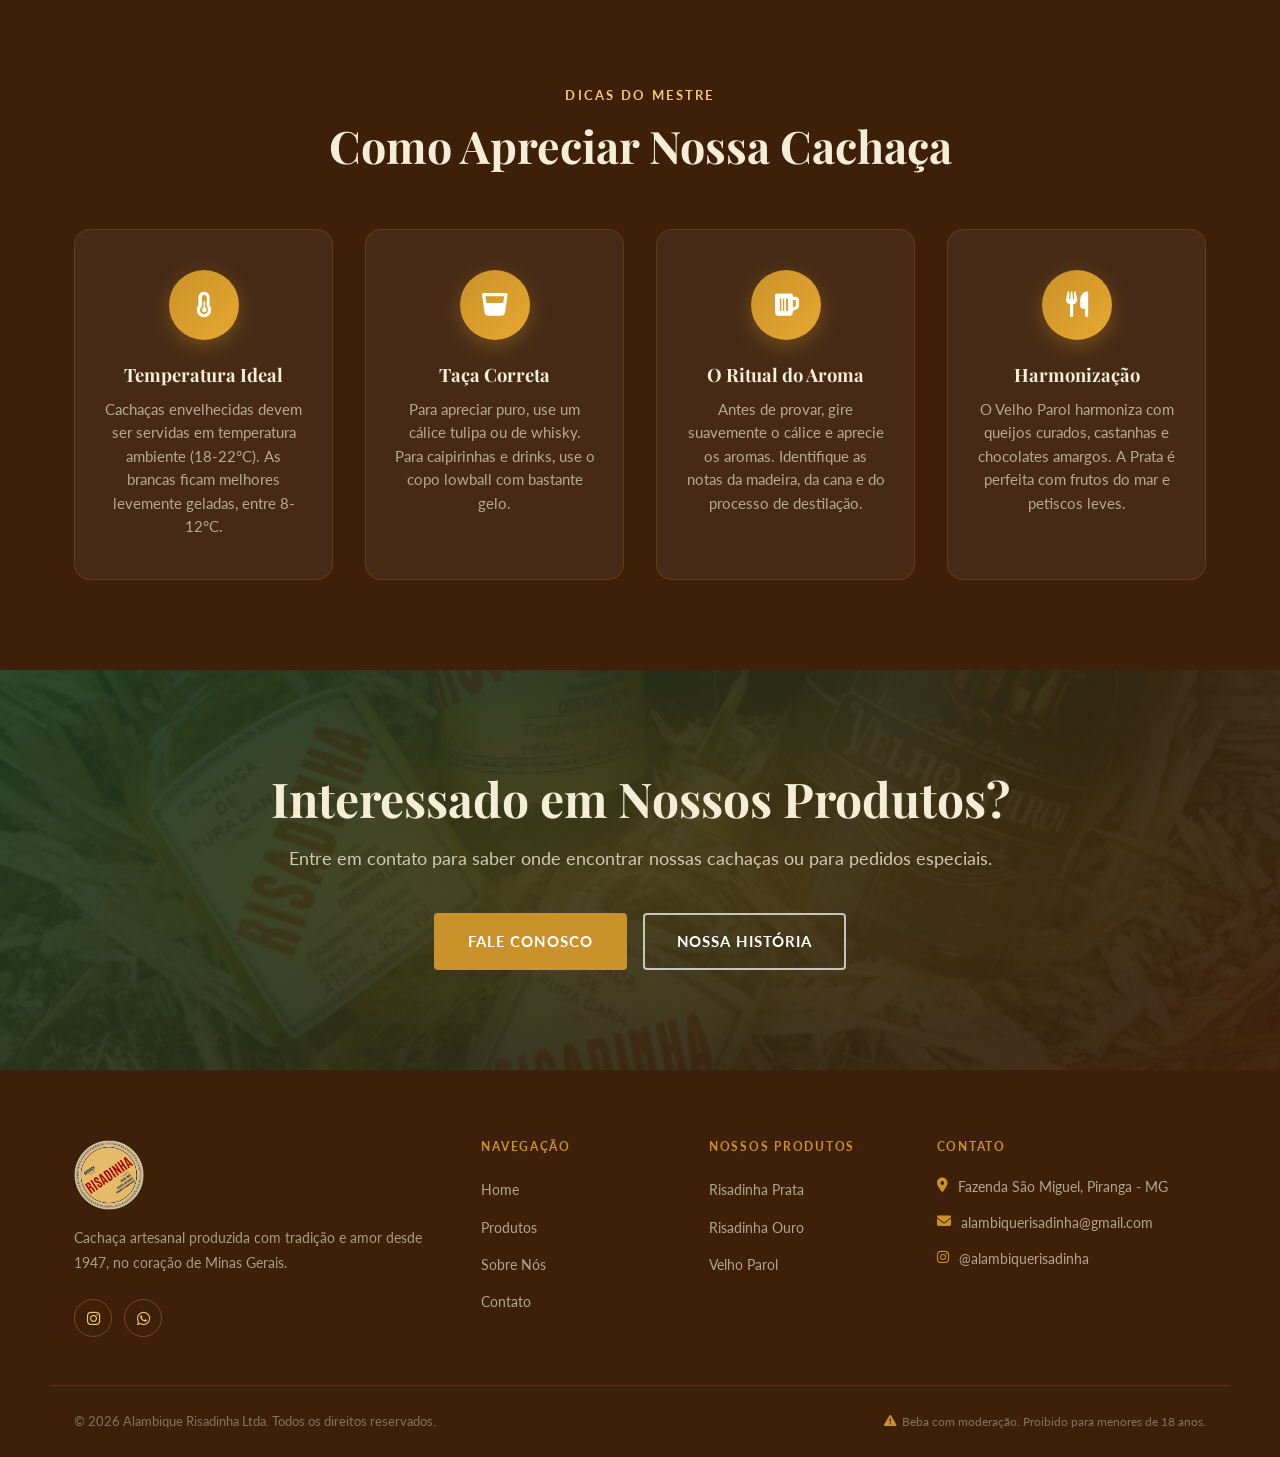
<file: produtos.html>
<!DOCTYPE html>
<html lang="pt-BR">
<head>
  <meta charset="UTF-8" />
  <meta name="viewport" content="width=device-width, initial-scale=1.0" />
  <link rel="canonical" href="https://alambiquerisadinha.com.br/produtos.html" />
<title>Produtos - Alambique Risadinha</title>
  <meta name="description" content="Conheça os produtos do Alambique Risadinha: Risadinha Prata, Risadinha Ouro e Velho Parol. Cachaças artesanais de Piranga, MG.">
  <link rel="stylesheet" href="css/style.css" />
  <link rel="stylesheet" href="css/pages.css" />
  <link rel="preconnect" href="https://fonts.googleapis.com">
  <link rel="preconnect" href="https://fonts.gstatic.com" crossorigin>
  <link href="https://fonts.googleapis.com/css2?family=Playfair+Display:ital,wght@0,400;0,600;0,700;0,900;1,400;1,600&family=Lato:wght@300;400;700&family=Dancing+Script:wght@600;700&display=swap" rel="stylesheet">
  <link rel="stylesheet" href="https://cdn.jsdelivr.net/npm/@fortawesome/fontawesome-free@6.4.0/css/all.min.css">
  <link rel="icon" type="image/png" href="img/favicon/favicon-96x96.png" sizes="96x96" />
  <link rel="icon" type="image/svg+xml" href="img/favicon/favicon.svg" />
  <link rel="shortcut icon" href="img/favicon/favicon.ico" />
  <link rel="apple-touch-icon" sizes="180x180" href="img/favicon/apple-touch-icon.png" />
  <link rel="manifest" href="img/favicon/site.webmanifest" />
</head>
<body>

  <!-- ===== NAVBAR ===== -->
  <header id="header-placeholder" class="navbar"></header>

  <!-- ===== PAGE HERO ===== -->
  <section class="page-hero">
    <div class="container">
      <span class="section-eyebrow light">Nossa Linha Completa</span>
      <h1>Nossos Produtos</h1>
      <p>Três rótulos únicos, cada um com sua história, seu caráter e sua personalidade. Descubra qual é o seu.</p>
    </div>
  </section>

  <!-- ===== PRODUCTS PAGE ===== -->
  <section class="products-page section-padding">
    <div class="container">

      <!-- Filter -->
      <div class="products-filter">
        <button class="filter-btn active" data-filter="all">Todos os Produtos</button>
        <button class="filter-btn" data-filter="prata">Risadinha Prata</button>
        <button class="filter-btn" data-filter="ouro">Risadinha Ouro</button>
        <button class="filter-btn" data-filter="parol">Velho Parol</button>
      </div>

      <!-- ─── RISADINHA PRATA ─── -->
      <div class="product-detail-card" id="prata" data-product="prata">
        <div class="product-detail-visual pv-prata">
          <!-- <i class="fas fa-wine-bottle product-detail-icon"></i> -->
          <!-- <img src="img/products/risadinha-prata.png" height="300" alt="Risadinha Prata" class="product-img" onerror="this.style.display='none'"> -->
          <span class="product-detail-badge badge-prata">Cachaça Prata</span>
        </div>
        <div class="product-detail-info">
          <span class="section-eyebrow">Risadinha</span>
          <h2>Risadinha Prata</h2>
          <p class="product-subtitle">Pureza e Leveza em Cada Gota</p>
          <p>A Risadinha Prata é a nossa cachaça branca clássica, destilada em alambiques de cobre e engarrafada sem envelhecimento em madeira, preservando todo o frescor e a pureza do caldo de cana fermentado.</p>
          <p>Sua coloração cristalina e seu aroma limpo com notas florais e herbais fazem dela a escolha perfeita para caipirinhas, drinks e para quem aprecia o sabor genuíno da cana-de-açúcar mineira.</p>
          <div class="product-attributes">
            <div class="attr-item">
              <span class="attr-label">Teor Alcoólico</span>
              <span class="attr-value">38-40% vol.</span>
            </div>
            <div class="attr-item">
              <span class="attr-label">Cor</span>
              <span class="attr-value">Cristalina</span>
            </div>
            <div class="attr-item">
              <span class="attr-label">Destilação</span>
              <span class="attr-value">Alambique de Cobre</span>
            </div>
            <div class="attr-item">
              <span class="attr-label">Envelhecimento</span>
              <span class="attr-value">Sem envelhecimento</span>
            </div>
            <div class="attr-item">
              <span class="attr-label">Sabor</span>
              <span class="attr-value">Suave, fresco, herbáceo</span>
            </div>
            <div class="attr-item">
              <span class="attr-label">Harmonização</span>
              <span class="attr-value">Caipirinhas e drinks</span>
            </div>
          </div>
          <a href="https://www.mercadolivre.com.br/cachaca-artesanal-risadinha-prata-600ml/up/MLBU4447874221?pdp_filters=item_id%3AMLB7266462526&matt_tool=38524122&ua=Qa5O3CIeRRzia1nduIY5YyI_YJim7nNmQ3a7eYUimJJIJtFC#origin=share&sid=share&wid=MLB7266462526&action=copy" class="btn btn-primary" target="_blank" rel="noopener noreferrer">Comprar no Mercado Livre <i class="fas fa-handshake"></i></a>
        </div>
      </div>

      <!-- ─── RISADINHA OURO ─── -->
      <div class="product-detail-card reverse" id="ouro" data-product="ouro">
        <div class="product-detail-visual pv-ouro">
          <!-- <i class="fas fa-wine-bottle product-detail-icon"></i> -->
          <!-- <img src="img/products/risadinha-ouro.png" height="300" alt="Risadinha Ouro" class="product-img" onerror="this.style.display='none'"> -->
          <span class="product-detail-badge badge-ouro">⭐ Mais Vendido</span>
        </div>
        <div class="product-detail-info">
          <span class="section-eyebrow">Risadinha</span>
          <h2>Risadinha Ouro</h2>
          <p class="product-subtitle">A Riqueza do Tempo em Cada Sorvo</p>
          <p>A Risadinha Ouro é o resultado da paciência e dedicação de nossos mestres destiladores. Envelhecida em barris de madeira nobre, adquire uma bela coloração âmbar dourada natural, aroma complexo com notas de caramelo, baunilha e especiarias.</p>
          <p>No paladar, encontramos um equilíbrio perfeito entre a doçura da madeira e o caráter vigoroso da cana mineira. Um produto que honra a tradição e que pode ser apreciado puro, em temperatura ambiente.</p>
          <div class="product-attributes">
            <div class="attr-item">
              <span class="attr-label">Teor Alcoólico</span>
              <span class="attr-value">40% vol.</span>
            </div>
            <div class="attr-item">
              <span class="attr-label">Cor</span>
              <span class="attr-value">Âmbar dourado</span>
            </div>
            <div class="attr-item">
              <span class="attr-label">Destilação</span>
              <span class="attr-value">Alambique de Cobre</span>
            </div>
            <div class="attr-item">
              <span class="attr-label">Envelhecimento</span>
              <span class="attr-value">Barris de madeira nobre</span>
            </div>
            <div class="attr-item">
              <span class="attr-label">Sabor</span>
              <span class="attr-value">Aveludado, caramelo, baunilha</span>
            </div>
            <div class="attr-item">
              <span class="attr-label">Harmonização</span>
              <span class="attr-value">Puro ou com gelo</span>
            </div>
          </div>
          <a href="https://www.mercadolivre.com.br/cachaca-artesanal-risadinha-ouro-600ml/up/MLBU4572321762?pdp_filters=item_id%3AMLB4986471069&matt_tool=38524122&ua=JlxEPFOaNJrsT2BIC1qONXo2HjEOEhIg_np4qHcrbt14Y393#origin=share&sid=share&wid=MLB4986471069&action=copy" class="btn btn-primary" target="_blank" rel="noopener noreferrer">Comprar no Mercado Livre <i class="fas fa-handshake"></i></a>
        </div>
      </div>

      <!-- ─── Velho Parol ─── -->
      <div class="product-detail-card" id="parol" data-product="parol">
        <div class="product-detail-visual pv-parol">
          <!-- <i class="fas fa-wine-bottle product-detail-icon"></i> -->
          <!-- <img src="img/products/velho-parol.png" height="300" alt="Velho Parol" class="product-img" onerror="this.style.display='none'"> -->
          <span class="product-detail-badge badge-parol">Premium</span>
        </div>
        <div class="product-detail-info">
          <span class="section-eyebrow">Linha Premium</span>
          <h2>Velho Parol</h2>
          <p class="product-subtitle">A Joia da Nossa Produção Artesanal</p>
          <p>O Velho Parol representa o ápice da nossa produção. Fruto de uma longa maturação em barris selecionados, esta cachaça premium é uma homenagem ao tempo, à paciência e ao saber-fazer que nos define há mais de 77 anos.</p>
          <p>Sua complexidade aromática impressiona os mais experientes apreciadores: notas profundas de madeira, tabaco suave, frutas secas e um final extraordinariamente longo. Uma experiência que deve ser vivida lentamente, em boa companhia.</p>
          <div class="product-attributes">
            <div class="attr-item">
              <span class="attr-label">Teor Alcoólico</span>
              <span class="attr-value">40-43% vol.</span>
            </div>
            <div class="attr-item">
              <span class="attr-label">Cor</span>
              <span class="attr-value">Marrom âmbar profundo</span>
            </div>
            <div class="attr-item">
              <span class="attr-label">Destilação</span>
              <span class="attr-value">Alambique de Cobre</span>
            </div>
            <div class="attr-item">
              <span class="attr-label">Envelhecimento</span>
              <span class="attr-value">Longa maturação, barris selecionados</span>
            </div>
            <div class="attr-item">
              <span class="attr-label">Sabor</span>
              <span class="attr-value">Complexo, madeira, frutas secas</span>
            </div>
            <div class="attr-item">
              <span class="attr-label">Harmonização</span>
              <span class="attr-value">Puro, temperatura ambiente</span>
            </div>
          </div>
          <a href="https://www.mercadolivre.com.br/cachaca-artesanal-premium-velho-parol-700ml/up/MLBU4573656954?pdp_filters=item_id%3AMLB4986871357&matt_tool=38524122&ua=ToeyzRiq9VR0eUZOubKq8sQA_fc4N8LAc1D0GtVvoTERDXzk#origin=share&sid=share&wid=MLB4986871357&action=copy" class="btn btn-primary" target="_blank" rel="noopener noreferrer">Comprar no Mercado Livre <i class="fas fa-handshake"></i></a>
        </div>
      </div>

    </div>
  </section>

  <!-- ===== COMO APRECIAR ===== -->
  <section class="section-padding bg-dark">
    <div class="container">
      <div class="section-header">
        <span class="section-eyebrow light">Dicas do Mestre</span>
        <h2 class="section-title light">Como Apreciar Nossa Cachaça</h2>
      </div>
      <div class="features-grid">
        <div class="feature-card">
          <div class="feature-icon"><i class="fas fa-thermometer-half"></i></div>
          <h3>Temperatura Ideal</h3>
          <p>Cachaças envelhecidas devem ser servidas em temperatura ambiente (18-22°C). As brancas ficam melhores levemente geladas, entre 8-12°C.</p>
        </div>
        <div class="feature-card">
          <div class="feature-icon"><i class="fas fa-glass-whiskey"></i></div>
          <h3>Taça Correta</h3>
          <p>Para apreciar puro, use um cálice tulipa ou de whisky. Para caipirinhas e drinks, use o copo lowball com bastante gelo.</p>
        </div>
        <div class="feature-card">
          <div class="feature-icon"><i class="fas fa-beer"></i></div>
          <h3>O Ritual do Aroma</h3>
          <p>Antes de provar, gire suavemente o cálice e aprecie os aromas. Identifique as notas da madeira, da cana e do processo de destilação.</p>
        </div>
        <div class="feature-card">
          <div class="feature-icon"><i class="fas fa-utensils"></i></div>
          <h3>Harmonização</h3>
          <p>O Velho Parol harmoniza com queijos curados, castanhas e chocolates amargos. A Prata é perfeita com frutos do mar e petiscos leves.</p>
        </div>
      </div>
    </div>
  </section>

  <!-- ===== CTA ===== -->
  <section class="cta-section">
    <div class="cta-overlay"></div>
    <div class="container cta-content">
      <h2>Interessado em Nossos Produtos?</h2>
      <p>Entre em contato para saber onde encontrar nossas cachaças ou para pedidos especiais.</p>
      <div class="cta-btns">
        <a href="contato.html" class="btn btn-primary">Fale Conosco</a>
        <a href="sobre.html" class="btn btn-outline-light">Nossa História</a>
      </div>
    </div>
  </section>

  <!-- ===== FOOTER ===== -->
  <footer id="footer-placeholder" class="footer"></footer>

  <script src="/components/js/header.js"></script>
  <script src="/components/js/footer.js"></script>
  <script src="js/main.js"></script>
</body>
</html>
</file>
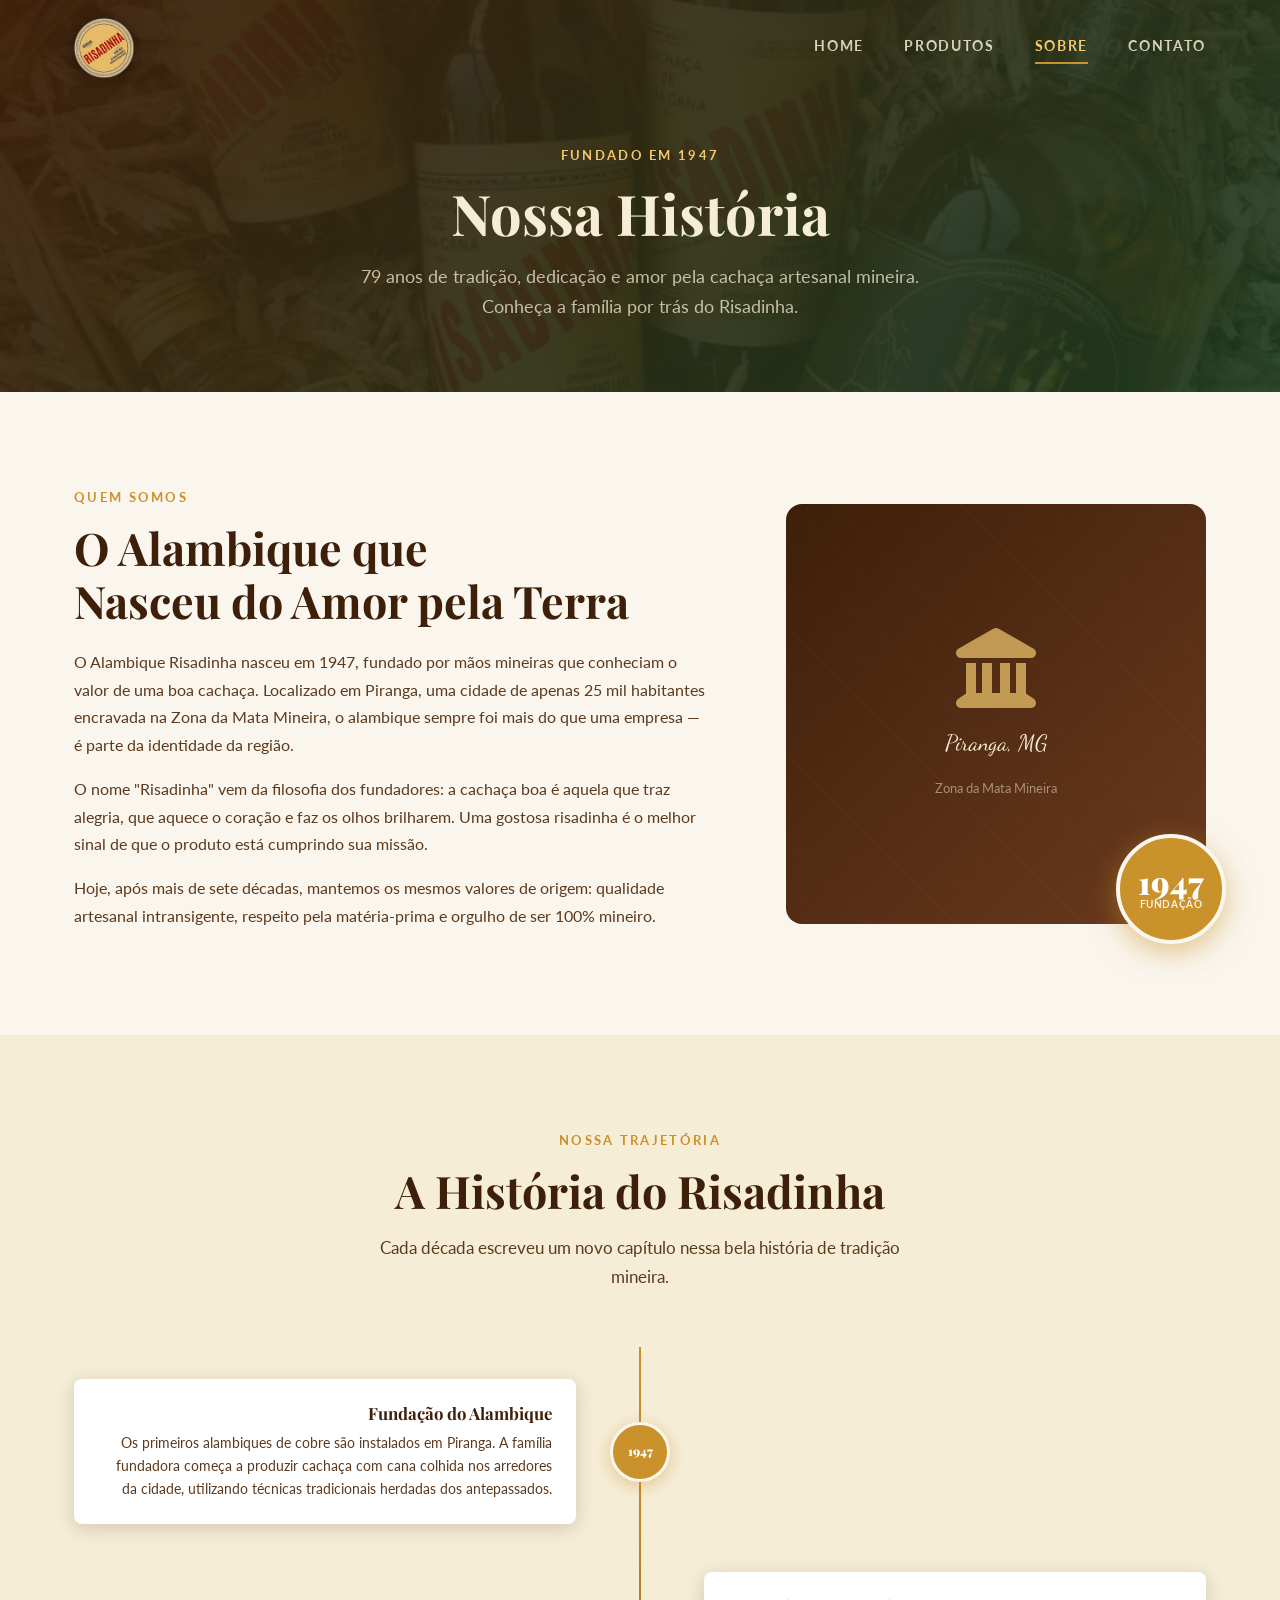
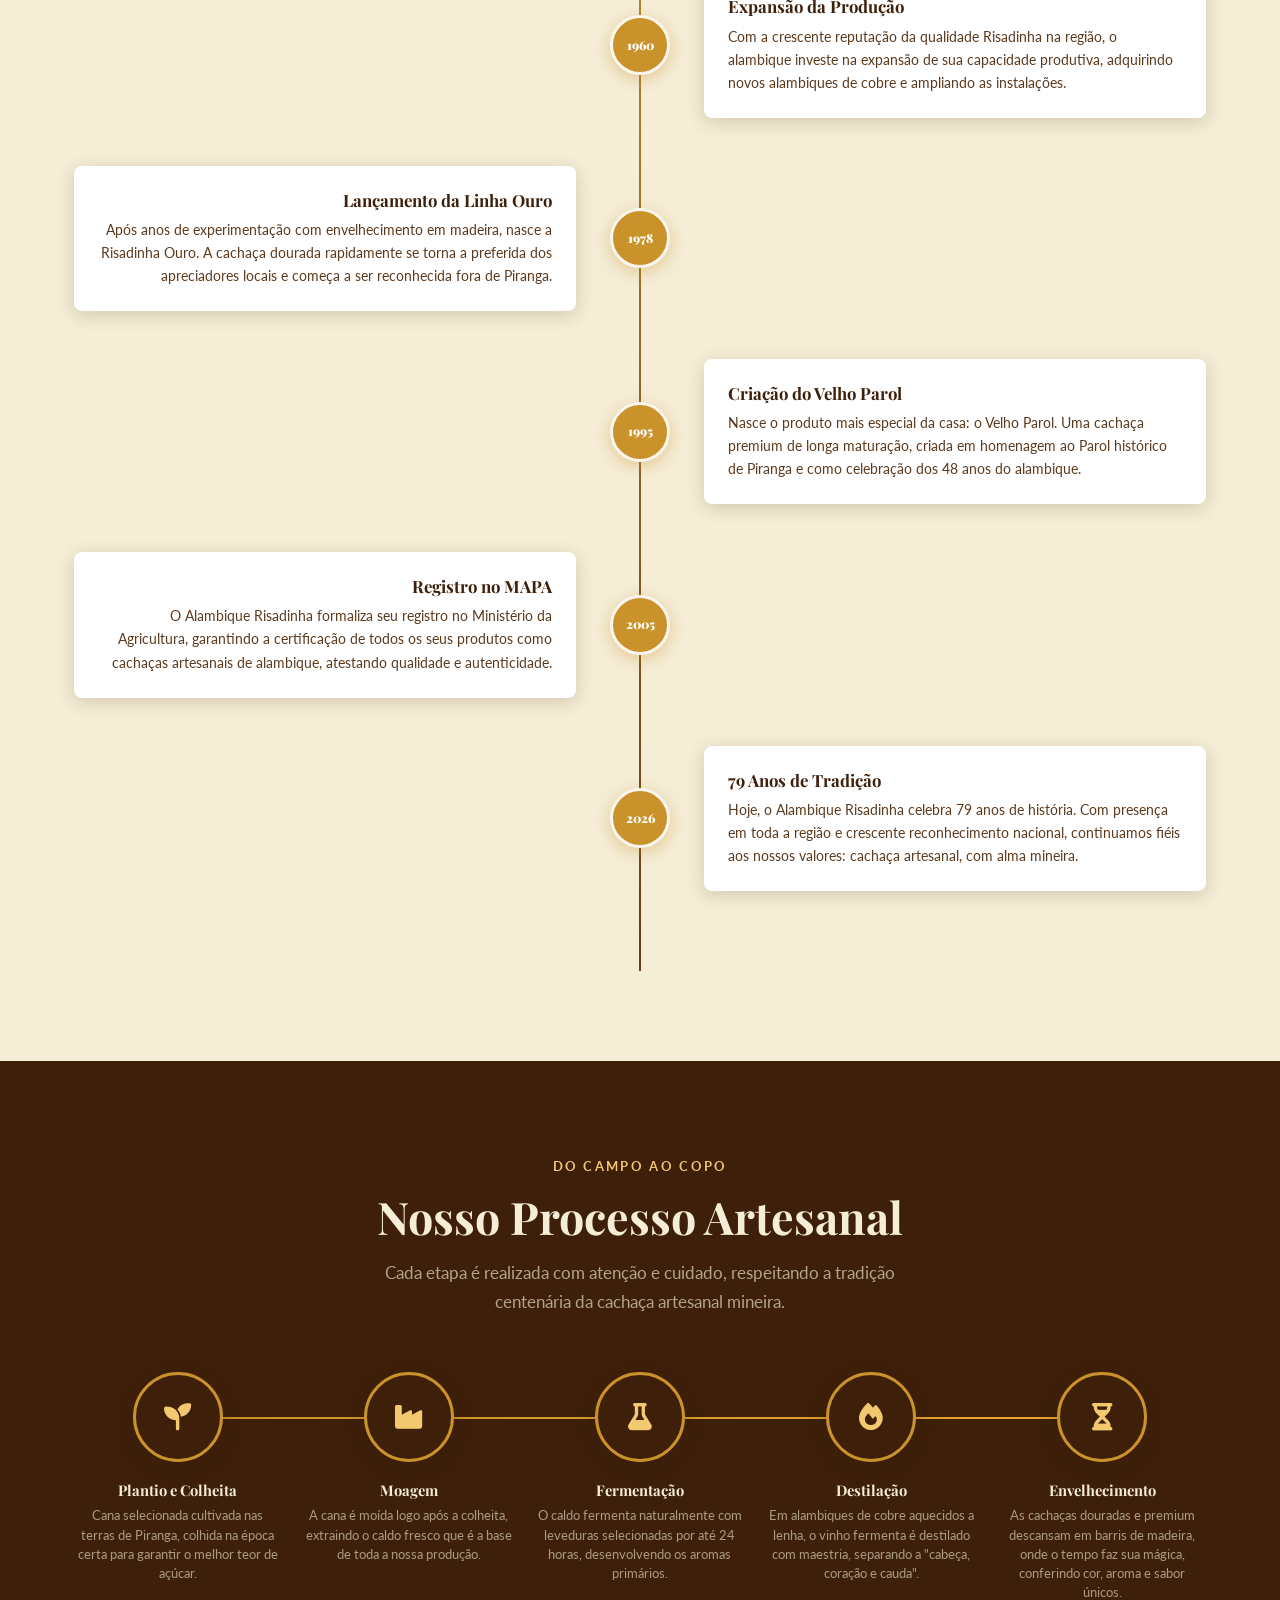
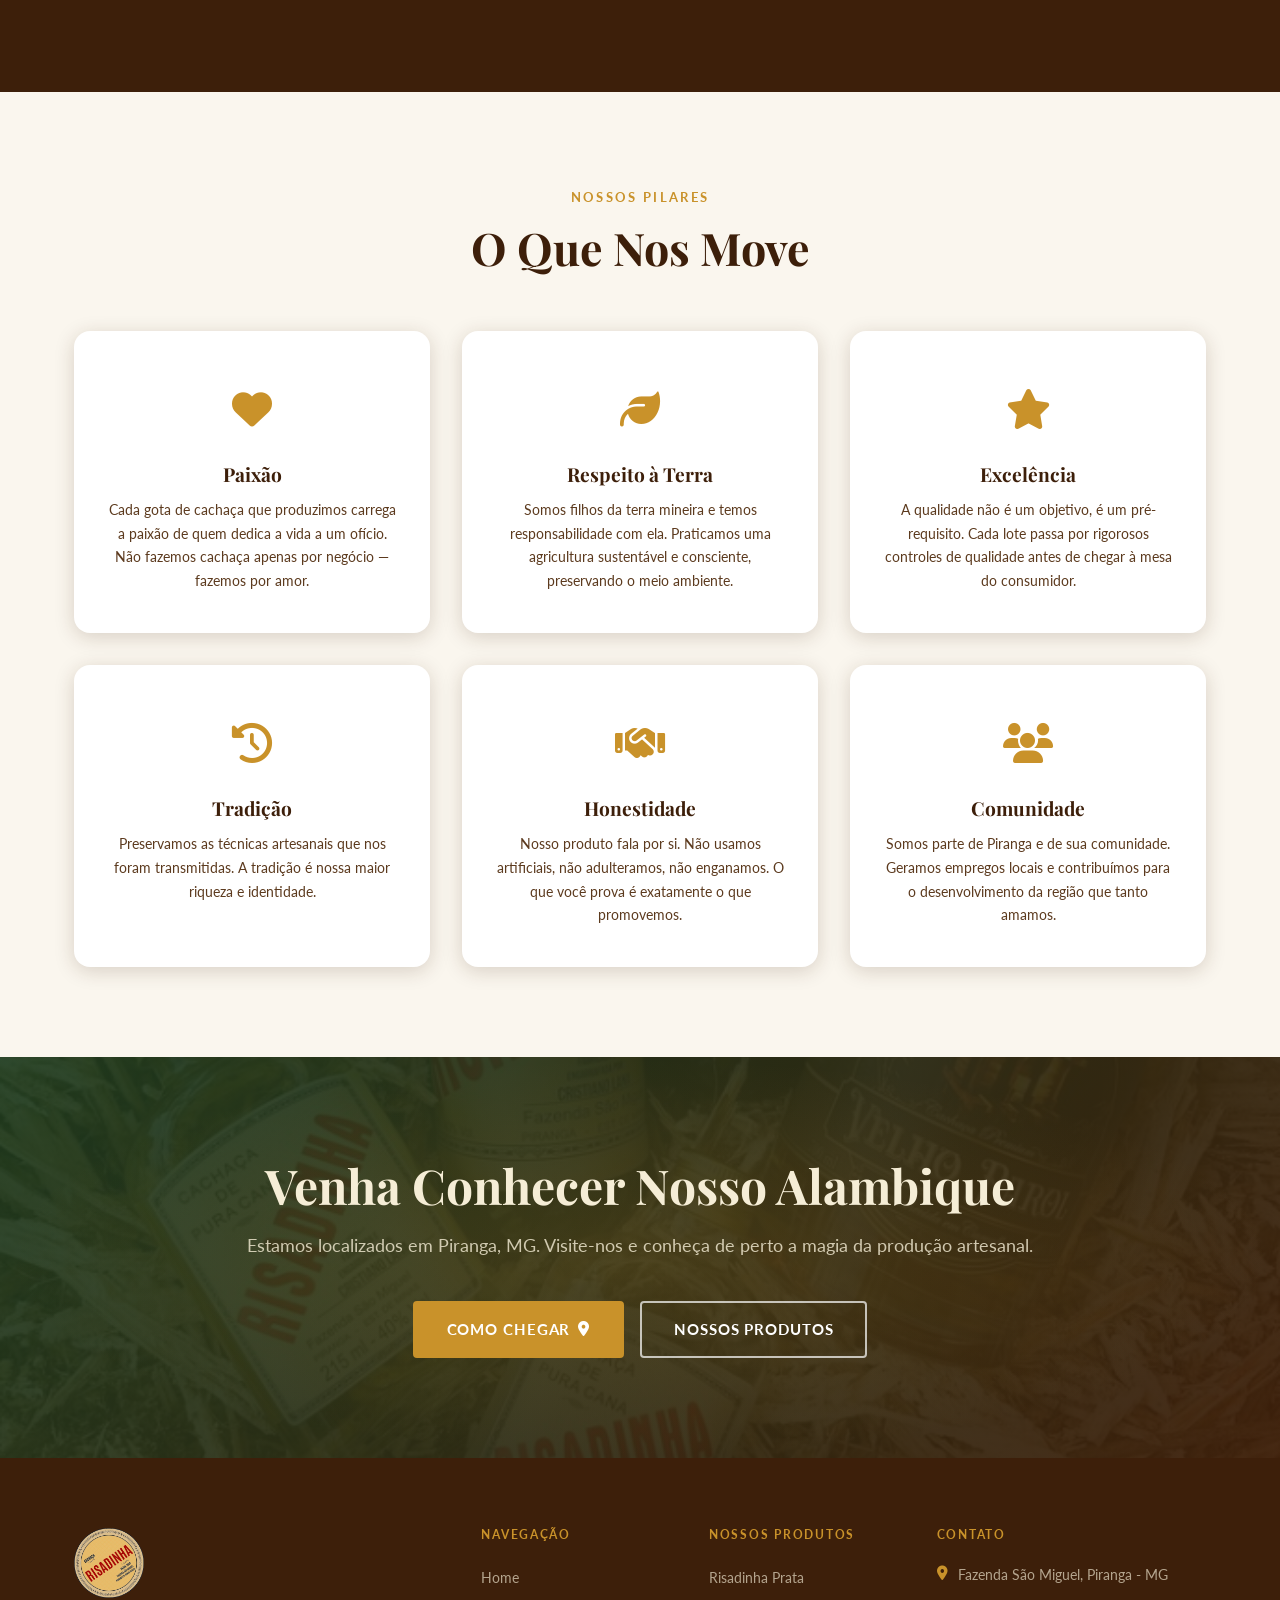
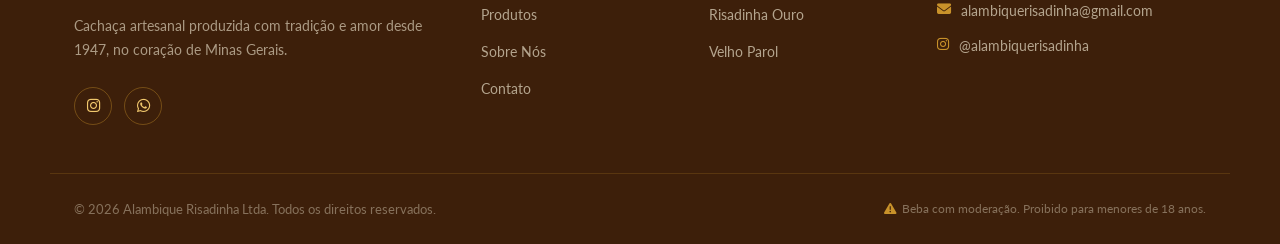
<file: sobre.html>
<!DOCTYPE html>
<html lang="pt-BR">
<head>
  <meta charset="UTF-8" />
  <meta name="viewport" content="width=device-width, initial-scale=1.0" />
  <link rel="canonical" href="https://alambiquerisadinha.com.br/sobre.html" />
<title>Sobre - Alambique Risadinha</title>
  <meta name="description" id="siteDescription" content="Conheça a história do Alambique Risadinha, fundado em 1947 em Piranga, MG, com tradição artesanal na produção de cachaça mineira desde 1947.">
  <link rel="stylesheet" href="css/style.css" />
  <link rel="stylesheet" href="css/pages.css" />
  <link rel="preconnect" href="https://fonts.googleapis.com">
  <link rel="preconnect" href="https://fonts.gstatic.com" crossorigin>
  <link href="https://fonts.googleapis.com/css2?family=Playfair+Display:ital,wght@0,400;0,600;0,700;0,900;1,400;1,600&family=Lato:wght@300;400;700&family=Dancing+Script:wght@600;700&display=swap" rel="stylesheet">
  <link rel="stylesheet" href="https://cdn.jsdelivr.net/npm/@fortawesome/fontawesome-free@6.4.0/css/all.min.css">
  <link rel="icon" type="image/png" href="img/favicon/favicon-96x96.png" sizes="96x96" />
  <link rel="icon" type="image/svg+xml" href="img/favicon/favicon.svg" />
  <link rel="shortcut icon" href="img/favicon/favicon.ico" />
  <link rel="apple-touch-icon" sizes="180x180" href="img/favicon/apple-touch-icon.png" />
  <link rel="manifest" href="img/favicon/site.webmanifest" />
</head>
<body>

  <!-- ===== NAVBAR ===== -->
  <header id="header-placeholder" class="navbar"></header>

  <!-- ===== PAGE HERO ===== -->
  <section class="page-hero">
    <div class="container">
      <span class="section-eyebrow light">Fundado em 1947</span>
      <h1>Nossa História</h1>
      <p><span class="year-count">79</span> anos de tradição, dedicação e amor pela cachaça artesanal mineira. Conheça a família por trás do Risadinha.</p>
    </div>
  </section>

  <!-- ===== INTRO ===== -->
  <section class="section-padding">
    <div class="container about-strip-inner">
      <div class="about-strip-text">
        <span class="section-eyebrow">Quem Somos</span>
        <h2 class="section-title">O Alambique que<br>Nasceu do Amor pela Terra</h2>
        <p>O Alambique Risadinha nasceu em 1947, fundado por mãos mineiras que conheciam o valor de uma boa cachaça. Localizado em Piranga, uma cidade de apenas 25 mil habitantes encravada na Zona da Mata Mineira, o alambique sempre foi mais do que uma empresa — é parte da identidade da região.</p>
        <p>O nome "Risadinha" vem da filosofia dos fundadores: a cachaça boa é aquela que traz alegria, que aquece o coração e faz os olhos brilharem. Uma gostosa risadinha é o melhor sinal de que o produto está cumprindo sua missão.</p>
        <p>Hoje, após mais de sete décadas, mantemos os mesmos valores de origem: qualidade artesanal intransigente, respeito pela matéria-prima e orgulho de ser 100% mineiro.</p>
      </div>
      <div class="about-strip-img">
        <div class="about-img-frame">
          <div class="about-img-inner" style="background: linear-gradient(135deg, var(--brown-dark) 0%, var(--brown-mid) 100%);">
            <div class="about-decorative-icon">
              <i class="fas fa-landmark" style="font-size:5rem; opacity:0.7; color: var(--gold-pale)"></i>
              <p style="font-family:'Dancing Script',cursive; font-size:1.4rem; color:var(--cream)">Piranga, MG</p>
              <small style="color:rgba(245,237,214,0.5); font-size:0.8rem; text-align:center; max-width:200px">Zona da Mata Mineira</small>
            </div>
          </div>
          <div class="about-badge">
            <span class="badge-number">1947</span>
            <span class="badge-text">Fundação</span>
          </div>
        </div>
      </div>
    </div>
  </section>

  <!-- ===== TIMELINE ===== -->
  <section class="section-padding bg-cream">
    <div class="container">
      <div class="section-header">
        <span class="section-eyebrow">Nossa Trajetória</span>
        <h2 class="section-title">A História do Risadinha</h2>
        <p class="section-desc">Cada década escreveu um novo capítulo nessa bela história de tradição mineira.</p>
      </div>

      <div class="timeline">
        <div class="timeline-item">
          <div class="timeline-content">
            <h4>Fundação do Alambique</h4>
            <p>Os primeiros alambiques de cobre são instalados em Piranga. A família fundadora começa a produzir cachaça com cana colhida nos arredores da cidade, utilizando técnicas tradicionais herdadas dos antepassados.</p>
          </div>
          <div class="timeline-dot">1947</div>
          <div class="timeline-empty"></div>
        </div>

        <div class="timeline-item">
          <div class="timeline-empty"></div>
          <div class="timeline-dot">1960</div>
          <div class="timeline-content">
            <h4>Expansão da Produção</h4>
            <p>Com a crescente reputação da qualidade Risadinha na região, o alambique investe na expansão de sua capacidade produtiva, adquirindo novos alambiques de cobre e ampliando as instalações.</p>
          </div>
        </div>

        <div class="timeline-item">
          <div class="timeline-content">
            <h4>Lançamento da Linha Ouro</h4>
            <p>Após anos de experimentação com envelhecimento em madeira, nasce a Risadinha Ouro. A cachaça dourada rapidamente se torna a preferida dos apreciadores locais e começa a ser reconhecida fora de Piranga.</p>
          </div>
          <div class="timeline-dot">1978</div>
          <div class="timeline-empty"></div>
        </div>

        <div class="timeline-item">
          <div class="timeline-empty"></div>
          <div class="timeline-dot">1995</div>
          <div class="timeline-content">
            <h4>Criação do Velho Parol</h4>
            <p>Nasce o produto mais especial da casa: o Velho Parol. Uma cachaça premium de longa maturação, criada em homenagem ao Parol histórico de Piranga e como celebração dos 48 anos do alambique.</p>
          </div>
        </div>

        <div class="timeline-item">
          <div class="timeline-content">
            <h4>Registro no MAPA</h4>
            <p>O Alambique Risadinha formaliza seu registro no Ministério da Agricultura, garantindo a certificação de todos os seus produtos como cachaças artesanais de alambique, atestando qualidade e autenticidade.</p>
          </div>
          <div class="timeline-dot">2005</div>
          <div class="timeline-empty"></div>
        </div>

        <div class="timeline-item">
          <div class="timeline-empty"></div>
          <div class="timeline-dot"><span id="currentYearItem">2026</span></div>
          <div class="timeline-content">
            <h4><span class="year-count">79</span> Anos de Tradição</h4>
            <p>Hoje, o Alambique Risadinha celebra <span class="year-count">79</span> anos de história. Com presença em toda a região e crescente reconhecimento nacional, continuamos fiéis aos nossos valores: cachaça artesanal, com alma mineira.</p>
          </div>
        </div>
      </div>
    </div>
  </section>

  <!-- ===== PROCESSO DE PRODUÇÃO ===== -->
  <section class="section-padding bg-dark">
    <div class="container">
      <div class="section-header">
        <span class="section-eyebrow light">Do Campo ao Copo</span>
        <h2 class="section-title light">Nosso Processo Artesanal</h2>
        <p class="section-desc" style="color: rgba(245,237,214,0.65)">Cada etapa é realizada com atenção e cuidado, respeitando a tradição centenária da cachaça artesanal mineira.</p>
      </div>

      <div class="process-grid">
        <div class="process-step">
          <div class="process-num"><i class="fas fa-seedling"></i></div>
          <h4 style="color:var(--cream)">Plantio e Colheita</h4>
          <p style="color:rgba(245,237,214,0.6)">Cana selecionada cultivada nas terras de Piranga, colhida na época certa para garantir o melhor teor de açúcar.</p>
        </div>
        <div class="process-step">
          <div class="process-num"><i class="fas fa-industry"></i></div>
          <h4 style="color:var(--cream)">Moagem</h4>
          <p style="color:rgba(245,237,214,0.6)">A cana é moída logo após a colheita, extraindo o caldo fresco que é a base de toda a nossa produção.</p>
        </div>
        <div class="process-step">
          <div class="process-num"><i class="fas fa-flask"></i></div>
          <h4 style="color:var(--cream)">Fermentação</h4>
          <p style="color:rgba(245,237,214,0.6)">O caldo fermenta naturalmente com leveduras selecionadas por até 24 horas, desenvolvendo os aromas primários.</p>
        </div>
        <div class="process-step">
          <div class="process-num"><i class="fas fa-fire"></i></div>
          <h4 style="color:var(--cream)">Destilação</h4>
          <p style="color:rgba(245,237,214,0.6)">Em alambiques de cobre aquecidos a lenha, o vinho fermenta é destilado com maestria, separando a "cabeça, coração e cauda".</p>
        </div>
        <div class="process-step">
          <div class="process-num"><i class="fas fa-hourglass-2"></i></div>
          <h4 style="color:var(--cream)">Envelhecimento</h4>
          <p style="color:rgba(245,237,214,0.6)">As cachaças douradas e premium descansam em barris de madeira, onde o tempo faz sua mágica, conferindo cor, aroma e sabor únicos.</p>
        </div>
      </div>
    </div>
  </section>

  <!-- ===== VALORES ===== -->
  <section class="section-padding">
    <div class="container">
      <div class="section-header">
        <span class="section-eyebrow">Nossos Pilares</span>
        <h2 class="section-title">O Que Nos Move</h2>
      </div>
      <div class="values-grid">
        <div class="value-card">
          <div class="value-icon"><i class="fas fa-heart"></i></div>
          <h3>Paixão</h3>
          <p>Cada gota de cachaça que produzimos carrega a paixão de quem dedica a vida a um ofício. Não fazemos cachaça apenas por negócio — fazemos por amor.</p>
        </div>
        <div class="value-card">
          <div class="value-icon"><i class="fas fa-leaf"></i></div>
          <h3>Respeito à Terra</h3>
          <p>Somos filhos da terra mineira e temos responsabilidade com ela. Praticamos uma agricultura sustentável e consciente, preservando o meio ambiente.</p>
        </div>
        <div class="value-card">
          <div class="value-icon"><i class="fas fa-star"></i></div>
          <h3>Excelência</h3>
          <p>A qualidade não é um objetivo, é um pré-requisito. Cada lote passa por rigorosos controles de qualidade antes de chegar à mesa do consumidor.</p>
        </div>
        <div class="value-card">
          <div class="value-icon"><i class="fas fa-history"></i></div>
          <h3>Tradição</h3>
          <p>Preservamos as técnicas artesanais que nos foram transmitidas. A tradição é nossa maior riqueza e identidade.</p>
        </div>
        <div class="value-card">
          <div class="value-icon"><i class="fas fa-handshake"></i></div>
          <h3>Honestidade</h3>
          <p>Nosso produto fala por si. Não usamos artificiais, não adulteramos, não enganamos. O que você prova é exatamente o que promovemos.</p>
        </div>
        <div class="value-card">
          <div class="value-icon"><i class="fas fa-users"></i></div>
          <h3>Comunidade</h3>
          <p>Somos parte de Piranga e de sua comunidade. Geramos empregos locais e contribuímos para o desenvolvimento da região que tanto amamos.</p>
        </div>
      </div>
    </div>
  </section>

  <!-- ===== CTA ===== -->
  <section class="cta-section">
    <div class="cta-overlay"></div>
    <div class="container cta-content">
      <h2>Venha Conhecer Nosso Alambique</h2>
      <p>Estamos localizados em Piranga, MG. Visite-nos e conheça de perto a magia da produção artesanal.</p>
      <div class="cta-btns">
        <a href="https://www.google.com/maps/place/Fazenda+São+Miguel+e+Alambique+Risadinha+-+Unnamed+Road,+36480-000,+Piranga+-+MG/data=!4m2!3m1!1s0xa39b85d5d22aa1:0x2333e8c67980ddaa?utm_source=mstt_1&entry=gps&g_ep=CAESCTExLjUwLjcwMhgAIP___________wEqAA%3D%3D" class="btn btn-primary" target="_blank" rel="noopener noreferrer">Como Chegar <i class="fas fa-map-marker-alt"></i></a>
        <a href="produtos.html" class="btn btn-outline-light">Nossos Produtos</a>
      </div>
    </div>
  </section>

  <!-- ===== FOOTER ===== -->
  <footer id="footer-placeholder" class="footer"></footer>

  <script src="/components/js/header.js"></script>
  <script src="/components/js/footer.js"></script>
  <script src="js/main.js"></script>
</body>
</html>
</file>
<file: css/style.css>
/* =========================================================
   ALAMBIQUE RISADINHA — CSS Principal
   Paleta: Dourado #C9922A, Marrom Escuro #3D1F0A, Creme #F5EDD6,
           Verde Escuro #1C3B1F, Âmbar #E8A830, Off-white #FAF6EE
   ========================================================= */

/* ── RESET & BASE ── */
*, *::before, *::after { box-sizing: border-box; margin: 0; padding: 0; }

:root {
  --gold:       #C9922A;
  --gold-light: #E8A830;
  --gold-pale:  #F2C96E;
  --brown-dark: #3D1F0A;
  --brown-mid:  #6B3A1F;
  --brown-light:#A0673A;
  --cream:      #F5EDD6;
  --cream-dark: #EAD9B0;
  --off-white:  #FAF6EE;
  --green-dark: #1C3B1F;
  --green-mid:  #2D5A32;
  --text-dark:  #2A1608;
  --text-mid:   #5C3A1E;
  --text-light: #F5EDD6;
  --shadow:     rgba(61,31,10,0.18);
  --radius:     8px;
  --radius-lg:  16px;
  --transition: 0.35s cubic-bezier(0.4,0,0.2,1);
}

html { scroll-behavior: smooth; font-size: 16px; }

body {
  font-family: 'Lato', sans-serif;
  background: var(--off-white);
  color: var(--text-dark);
  line-height: 1.7;
  overflow-x: hidden;
}

img { max-width: 100%; display: block; }
a { text-decoration: none; color: inherit; }
ul { list-style: none; }

.container {
  max-width: 1180px;
  margin: 0 auto;
  padding: 0 24px;
}

.section-padding { padding: 90px 0; }
.bg-dark    { background: var(--brown-dark); }
.bg-cream   { background: var(--cream); }

/* ── TYPOGRAPHY ── */
h1, h2, h3, h4 {
  font-family: 'Playfair Display', serif;
  line-height: 1.2;
}

.section-eyebrow {
  display: inline-block;
  font-family: 'Lato', sans-serif;
  font-size: 0.8rem;
  font-weight: 700;
  letter-spacing: 0.18em;
  text-transform: uppercase;
  color: var(--gold);
  margin-bottom: 0.75rem;
}
.section-eyebrow.light { color: var(--gold-pale); }

.section-title {
  font-size: clamp(2rem, 4vw, 2.8rem);
  color: var(--brown-dark);
  margin-bottom: 1rem;
}
.section-title.light { color: var(--cream); }

.section-desc {
  font-size: 1.05rem;
  color: var(--text-mid);
  max-width: 560px;
  margin: 0 auto;
}

.section-header {
  text-align: center;
  margin-bottom: 3.5rem;
}

/* ── BUTTONS ── */
.btn {
  display: inline-flex;
  align-items: center;
  justify-content: center;
  gap: 8px;
  padding: 14px 32px;
  border-radius: 4px;
  font-family: 'Lato', sans-serif;
  font-size: 0.92rem;
  font-weight: 700;
  letter-spacing: 0.06em;
  text-transform: uppercase;
  cursor: pointer;
  border: 2px solid transparent;
  transition: all var(--transition);
  text-align: center;
}

.btn-primary {
  background: var(--gold);
  color: #fff;
  border-color: var(--gold);
}
.btn-primary:hover {
  background: var(--gold-light);
  border-color: var(--gold-light);
  transform: translateY(-2px);
  box-shadow: 0 8px 24px rgba(201,146,42,0.35);
}

.btn-buy {
  background: var(--white);
  color: #511818;
  border-color: var(--white);
}
.btn-buy:hover {
  background: var(--brown-light);
  border-color: var(--brown-light);
  transform: translateY(-2px);
  box-shadow: 0 8px 24px rgba(201,146,42,0.35);
}

.btn-outline {
  background: transparent;
  color: var(--cream);
  border-color: var(--cream);
}
.btn-outline:hover {
  background: var(--cream);
  color: var(--brown-dark);
  transform: translateY(-2px);
}

.btn-outline-dark {
  background: transparent;
  color: var(--brown-dark);
  border-color: var(--brown-dark);
}
.btn-outline-dark:hover {
  background: var(--brown-dark);
  color: var(--cream);
  transform: translateY(-2px);
}

.btn-outline-light {
  background: transparent;
  color: #fff;
  border-color: rgba(255,255,255,0.7);
}
.btn-outline-light:hover {
  background: rgba(255,255,255,0.15);
  border-color: #fff;
  transform: translateY(-2px);
}

.btn-sm { padding: 10px 22px; font-size: 0.82rem; }

/* ── NAVBAR ── */
.navbar {
  position: fixed;
  top: 0; left: 0; right: 0;
  z-index: 1000;
  padding: 18px 0;
  transition: all var(--transition);
}
.navbar.scrolled {
  background: rgba(61,31,10,0.97);
  padding: 12px 0;
  box-shadow: 0 4px 30px rgba(0,0,0,0.3);
  backdrop-filter: blur(10px);
}

.nav-container {
  display: flex;
  align-items: center;
  justify-content: space-between;
}

.nav-logo { display: flex; align-items: center; }
.logo-img {
  height: 60px;
  width: auto;
  filter: drop-shadow(0 2px 8px rgba(0,0,0,0.4));
  transition: transform var(--transition);
}
.logo-img:hover { transform: scale(1.04); }
.logo-text-fallback {
  font-family: 'Playfair Display', serif;
  font-size: 1.4rem;
  color: var(--cream);
  line-height: 1.2;
}
.logo-text-fallback em { color: var(--gold); font-style: italic; }

.nav-links { display: flex; align-items: center; gap: 2.5rem; }

.nav-link {
  font-family: 'Lato', sans-serif;
  font-size: 0.88rem;
  font-weight: 700;
  letter-spacing: 0.12em;
  text-transform: uppercase;
  color: rgba(245,237,214,0.85);
  position: relative;
  padding-bottom: 4px;
  transition: color var(--transition);
}
.nav-link::after {
  content: '';
  position: absolute;
  bottom: -2px; left: 0;
  width: 0; height: 2px;
  background: var(--gold);
  transition: width var(--transition);
}
.nav-link:hover, .nav-link.active {
  color: var(--gold-pale);
}
.nav-link:hover::after, .nav-link.active::after { width: 100%; }

.hamburger {
  display: none;
  flex-direction: column;
  gap: 5px;
  background: none;
  border: none;
  cursor: pointer;
  padding: 4px;
}
.hamburger span {
  display: block;
  width: 26px; height: 2px;
  background: var(--cream);
  transition: all var(--transition);
}
.hamburger.open span:nth-child(1) { transform: rotate(45deg) translate(5px, 5px); }
.hamburger.open span:nth-child(2) { opacity: 0; }
.hamburger.open span:nth-child(3) { transform: rotate(-45deg) translate(5px, -5px); }

/* ── HERO ── */
.hero {
  position: relative;
  min-height: 100vh;
  display: flex;
  align-items: center;
  background: 
    linear-gradient(160deg, rgba(28,31,10,0.72) 0%, rgba(61,31,10,0.88) 60%, rgba(28,59,31,0.82) 100%),
    url('./../img/products/risadinha-3-fundo-barril.jpg') center/cover no-repeat;
  overflow: hidden;
}

.hero-overlay {
  position: absolute; inset: 0;
  background: radial-gradient(ellipse at center bottom, rgba(201,146,42,0.12) 0%, transparent 70%);
  pointer-events: none;
}

.hero-particles {
  position: absolute; inset: 0;
  pointer-events: none;
  overflow: hidden;
}

.hero-content {
  position: relative;
  z-index: 2;
  padding-top: 100px;
  padding-bottom: 60px;
  max-width: 720px;
}

.hero-eyebrow {
  font-family: 'Lato', sans-serif;
  font-size: 0.8rem;
  font-weight: 700;
  letter-spacing: 0.22em;
  text-transform: uppercase;
  color: var(--gold-pale);
  margin-bottom: 1.25rem;
  display: flex;
  align-items: center;
  gap: 12px;
}
.hero-eyebrow::before {
  content: '';
  display: inline-block;
  width: 36px; height: 1px;
  background: var(--gold);
}

.hero-title {
  font-size: clamp(2.8rem, 6vw, 4.8rem);
  color: var(--cream);
  margin-bottom: 1.5rem;
  font-weight: 900;
}
.hero-title em {
  color: var(--gold-pale);
  font-style: italic;
  display: block;
}

.hero-subtitle {
  font-size: clamp(1rem, 2vw, 1.2rem);
  color: rgba(245,237,214,0.85);
  max-width: 560px;
  margin-bottom: 2.5rem;
  font-weight: 300;
}

.hero-btns { display: flex; gap: 1rem; flex-wrap: wrap; }

.hero-scroll-indicator {
  position: absolute;
  bottom: 2.5rem;
  left: 50%;
  transform: translateX(-50%);
  display: flex;
  flex-direction: column;
  align-items: center;
  gap: 8px;
  color: rgba(245,237,214,0.6);
  font-size: 0.72rem;
  letter-spacing: 0.15em;
  text-transform: uppercase;
  animation: bounceDown 2s infinite;
  z-index: 2;
}
.scroll-arrow { font-size: 1.2rem; }

@keyframes bounceDown {
  0%, 100% { transform: translateX(-50%) translateY(0); }
  50%       { transform: translateX(-50%) translateY(8px); }
}

/* Particle dots */
.particle {
  position: absolute;
  border-radius: 50%;
  background: rgba(201,146,42,0.15);
  animation: floatParticle linear infinite;
}
@keyframes floatParticle {
  0%   { transform: translateY(100vh) scale(0); opacity: 0; }
  10%  { opacity: 1; }
  90%  { opacity: 0.6; }
  100% { transform: translateY(-20px) scale(1); opacity: 0; }
}

/* ── ABOUT STRIP ── */
.about-strip-inner {
  display: grid;
  grid-template-columns: 1fr 420px;
  gap: 5rem;
  align-items: center;
}

.about-strip-text h2 { margin-bottom: 1.25rem; }
.about-strip-text p  {
  color: var(--text-mid);
  margin-bottom: 1rem;
  font-size: 1.02rem;
}

.about-img-frame {
  position: relative;
  width: 100%;
  aspect-ratio: 1/1;
}

.about-img-inner {
  width: 100%;
  height: 100%;
  background: 
    linear-gradient(135deg, var(--brown-dark) 0%, var(--green-dark) 100%);
  border-radius: var(--radius-lg);
  display: flex;
  align-items: center;
  justify-content: center;
  overflow: hidden;
  position: relative;
}
.about-img-inner::before {
  content: '';
  position: absolute; inset: 0;
  background: 
    repeating-linear-gradient(
      45deg,
      rgba(201,146,42,0.04) 0px,
      rgba(201,146,42,0.04) 1px,
      transparent 1px,
      transparent 30px
    );
}

.about-decorative-icon {
  display: flex;
  flex-direction: column;
  align-items: center;
  gap: 1rem;
  color: var(--gold-pale);
  z-index: 1;
}
.about-decorative-icon i { font-size: 5rem; opacity: 0.8; }
.about-decorative-icon p {
  font-family: 'Dancing Script', cursive;
  font-size: 1.5rem;
  color: var(--cream);
}

.about-badge {
  position: absolute;
  bottom: -20px; right: -20px;
  width: 110px; height: 110px;
  background: var(--gold);
  border-radius: 50%;
  display: flex;
  flex-direction: column;
  align-items: center;
  justify-content: center;
  box-shadow: 0 8px 28px rgba(201,146,42,0.5);
  border: 4px solid var(--off-white);
}
.badge-number {
  font-family: 'Playfair Display', serif;
  font-size: 2rem;
  font-weight: 900;
  color: #fff;
  line-height: 1;
}
.badge-text {
  font-size: 0.65rem;
  font-weight: 700;
  color: rgba(255,255,255,0.9);
  text-align: center;
  letter-spacing: 0.05em;
  text-transform: uppercase;
  line-height: 1.3;
}

/* ── FEATURES ── */
.features-grid {
  display: grid;
  grid-template-columns: repeat(4, 1fr);
  gap: 2rem;
}

.feature-card {
  background: rgba(255,255,255,0.05);
  border: 1px solid rgba(201,146,42,0.2);
  border-radius: var(--radius-lg);
  padding: 2.5rem 1.75rem;
  text-align: center;
  transition: all var(--transition);
}
.feature-card:hover {
  background: rgba(201,146,42,0.1);
  border-color: var(--gold);
  transform: translateY(-6px);
  box-shadow: 0 16px 40px rgba(0,0,0,0.3);
}

.feature-icon {
  width: 70px; height: 70px;
  background: linear-gradient(135deg, var(--gold), var(--gold-light));
  border-radius: 50%;
  display: flex; align-items: center; justify-content: center;
  margin: 0 auto 1.5rem;
  font-size: 1.6rem;
  color: #fff;
  box-shadow: 0 6px 20px rgba(201,146,42,0.35);
}

.feature-card h3 {
  font-family: 'Playfair Display', serif;
  font-size: 1.15rem;
  color: var(--cream);
  margin-bottom: 0.75rem;
}
.feature-card p {
  font-size: 0.92rem;
  color: rgba(245,237,214,0.65);
  line-height: 1.6;
}

/* ── PRODUCTS PREVIEW ── */
.products-grid {
  display: grid;
  grid-template-columns: repeat(3, 1fr);
  gap: 2rem;
}

.product-card {
  background: #fff;
  border-radius: var(--radius-lg);
  overflow: hidden;
  box-shadow: 0 4px 24px var(--shadow);
  transition: all var(--transition);
  display: flex;
  flex-direction: column;
}
.product-card:hover {
  transform: translateY(-8px);
  box-shadow: 0 20px 50px rgba(61,31,10,0.2);
}
.product-card.featured {
  border: 2px solid var(--gold);
  transform: scale(1.03);
}
.product-card.featured:hover { transform: scale(1.03) translateY(-8px); }

.product-img-wrap {
  height: 220px;
  display: flex;
  align-items: center;
  justify-content: center;
  position: relative;
  overflow: hidden;
}
.product-img-wrap.prata-bg {
  background: linear-gradient(135deg, #c8c8c8 0%, #e8e8e8 100%);
}

.product-icon {
  font-size: 5rem;
  display: flex;
  align-items: center;
  justify-content: center;
  width: 100%;
  height: 100%;
  transition: transform var(--transition);
}
.product-card:hover .product-icon { transform: scale(1.12) rotate(-5deg); }
.product-icon.prata {
  color: #b0b8c1;
  background: linear-gradient(135deg, rgba(61,31,10,0.1), rgba(28,59,31,0.1)),
    url('./../img/products/risadinha-barris.jpg') center/cover no-repeat;
  text-shadow: 0 4px 12px rgba(150,170,190,0.4);
}
.product-icon.ouro {
  color: var(--gold);
  background: linear-gradient(135deg, rgba(61,31,10,0.1), rgba(28,59,31,0.1)),
    url('./../img/products/risadinha-barris.jpg') center/cover no-repeat;
  text-shadow: 0 4px 12px rgba(201,146,42,0.35);
}
.product-icon.parol {
  color: var(--brown-mid);
  background: linear-gradient(135deg, rgba(61,31,10,0.1), rgba(28,59,31,0.1)),
    url('./../img/products/risadinha-barris.jpg') center/cover no-repeat;
  text-shadow: 0 4px 12px rgba(107,58,31,0.35);
}

.product-badge-tag {
  position: absolute;
  top: 14px; left: 14px;
  background: var(--brown-dark);
  color: var(--cream);
  padding: 4px 12px;
  border-radius: 20px;
  font-size: 0.72rem;
  font-weight: 700;
  letter-spacing: 0.08em;
  text-transform: uppercase;
}
.product-badge-tag.destaque {
  background: var(--gold);
  color: #fff;
}
.product-badge-tag.premium {
  background: var(--green-dark);
  color: var(--gold-pale);
}

.product-info { padding: 2rem; flex: 1; display: flex; flex-direction: column; }

.product-tag {
  font-size: 0.75rem;
  font-weight: 700;
  letter-spacing: 0.1em;
  text-transform: uppercase;
  color: var(--gold);
  margin-bottom: 0.5rem;
  display: block;
}

.product-info h3 {
  font-size: 1.5rem;
  color: var(--brown-dark);
  margin-bottom: 0.75rem;
}

.product-info p {
  font-size: 0.92rem;
  color: var(--text-mid);
  line-height: 1.65;
  margin-bottom: 1.25rem;
  flex: 1;
}

.product-specs {
  margin-bottom: 1.5rem;
}
.product-specs li {
  font-size: 0.85rem;
  color: var(--text-mid);
  display: flex;
  align-items: center;
  gap: 8px;
  margin-bottom: 6px;
}
.product-specs li i {
  color: var(--gold);
  font-size: 0.75rem;
  flex-shrink: 0;
}

/* ── STATS ── */
.stats-section {
  position: relative;
  background: 
    linear-gradient(135deg, var(--brown-dark) 0%, var(--green-dark) 100%);
  padding: 70px 0;
  overflow: hidden;
}
.stats-bg {
  position: absolute; inset: 0;
  background: url('data:image/svg+xml,<svg xmlns="http://www.w3.org/2000/svg" viewBox="0 0 200 200"><circle cx="100" cy="100" r="80" fill="none" stroke="rgba(201,146,42,0.08)" stroke-width="1"/><circle cx="100" cy="100" r="50" fill="none" stroke="rgba(201,146,42,0.06)" stroke-width="1"/></svg>') center/cover;
  pointer-events: none;
}

.stats-inner {
  position: relative;
  display: flex;
  align-items: center;
  justify-content: center;
  gap: 0;
  flex-wrap: wrap;
}

.stat-item {
  text-align: center;
  padding: 1rem 3.5rem;
  display: flex;
  flex-direction: column;
  align-items: center;
}

.stat-number {
  font-family: 'Playfair Display', serif;
  font-size: clamp(2.8rem, 5vw, 4rem);
  font-weight: 900;
  color: var(--gold-pale);
  line-height: 1;
  display: inline;
}
.stat-plus {
  font-family: 'Playfair Display', serif;
  font-size: 2rem;
  color: var(--gold);
  font-weight: 700;
  display: inline;
}

.stat-label {
  font-size: 0.82rem;
  font-weight: 700;
  letter-spacing: 0.1em;
  text-transform: uppercase;
  color: rgba(245,237,214,0.65);
  margin-top: 0.5rem;
}

.stat-divider {
  width: 1px; height: 60px;
  background: rgba(201,146,42,0.3);
  flex-shrink: 0;
}

/* ── TESTIMONIALS ── */
.testimonials-slider {
  overflow: hidden;
  position: relative;
}

.testimonial-track {
  display: flex;
  transition: transform 0.5s cubic-bezier(0.4,0,0.2,1);
}

.testimonial-card {
  min-width: 100%;
  padding: 0 60px;
  text-align: center;
}

.stars {
  color: var(--gold);
  font-size: 1.1rem;
  margin-bottom: 1.5rem;
  display: flex;
  justify-content: center;
  gap: 4px;
}

.testimonial-card p {
  font-size: 1.12rem;
  font-style: italic;
  font-family: 'Playfair Display', serif;
  color: var(--text-dark);
  max-width: 700px;
  margin: 0 auto 2rem;
  line-height: 1.8;
}

.testimonial-author {
  display: flex;
  align-items: center;
  justify-content: center;
  gap: 14px;
}
.author-avatar {
  width: 50px; height: 50px;
  background: var(--gold);
  border-radius: 50%;
  display: flex; align-items: center; justify-content: center;
  color: #fff; font-size: 1.1rem;
}
.testimonial-author div strong { display: block; font-size: 0.95rem; color: var(--brown-dark); }
.testimonial-author div span  { font-size: 0.82rem; color: var(--text-mid); }

.testimonial-controls {
  display: flex;
  align-items: center;
  justify-content: center;
  gap: 1.5rem;
  margin-top: 2.5rem;
}
.t-btn {
  width: 44px; height: 44px;
  border-radius: 50%;
  background: transparent;
  border: 2px solid var(--brown-mid);
  color: var(--brown-mid);
  font-size: 1rem;
  cursor: pointer;
  display: flex; align-items: center; justify-content: center;
  transition: all var(--transition);
}
.t-btn:hover {
  background: var(--gold);
  border-color: var(--gold);
  color: #fff;
}

.t-dots { display: flex; gap: 8px; }
.t-dot {
  width: 8px; height: 8px;
  border-radius: 50%;
  background: var(--cream-dark);
  cursor: pointer;
  transition: all var(--transition);
}
.t-dot.active {
  background: var(--gold);
  width: 24px;
  border-radius: 4px;
}

/* ── CTA ── */
.cta-section {
  position: relative;
  padding: 100px 0;
  background:
    linear-gradient(135deg, rgba(28,59,31,0.92), rgba(61,31,10,0.95)),
    url('../img/products/background-produtos.png') center 80%/cover no-repeat;
  text-align: center;
  overflow: hidden;
}
.cta-overlay {
  position: absolute; inset: 0;
  background: radial-gradient(ellipse at center, rgba(201,146,42,0.15) 0%, transparent 70%);
}
.cta-content { position: relative; z-index: 1; }
.cta-content h2 {
  font-size: clamp(2rem, 4vw, 3rem);
  color: var(--cream);
  margin-bottom: 1rem;
}
.cta-content p {
  font-size: 1.1rem;
  color: rgba(245,237,214,0.8);
  margin-bottom: 2.5rem;
}
.cta-btns { display: flex; gap: 1rem; justify-content: center; flex-wrap: wrap; }

/* ── FOOTER ── */
.footer {
  background: var(--brown-dark);
  padding-top: 70px;
}

.footer-grid {
  display: grid;
  grid-template-columns: 2fr 1fr 1fr 1.5fr;
  gap: 3rem;
  padding-bottom: 3rem;
  border-bottom: 1px solid rgba(201,146,42,0.2);
}

.footer-logo { height: 70px; margin-bottom: 1rem; }

.footer-brand p {
  font-size: 0.9rem;
  color: rgba(245,237,214,0.6);
  line-height: 1.7;
  margin-bottom: 1.5rem;
}

.social-links { display: flex; gap: 12px; }
.social-links a {
  width: 38px; height: 38px;
  border-radius: 50%;
  border: 1px solid rgba(201,146,42,0.4);
  display: flex; align-items: center; justify-content: center;
  color: var(--gold-pale);
  font-size: 0.95rem;
  transition: all var(--transition);
}
.social-links a:hover {
  background: var(--gold);
  border-color: var(--gold);
  color: #fff;
  transform: translateY(-2px);
}

.footer-nav h4, .footer-products h4, .footer-contact h4 {
  font-family: 'Lato', sans-serif;
  font-size: 0.78rem;
  font-weight: 700;
  letter-spacing: 0.14em;
  text-transform: uppercase;
  color: var(--gold);
  margin-bottom: 1.25rem;
}

.footer-nav ul li, .footer-products ul li {
  margin-bottom: 0.6rem;
}
.footer-nav ul li a, .footer-products ul li a {
  color: rgba(245,237,214,0.65);
  font-size: 0.9rem;
  transition: color var(--transition);
}
.footer-nav ul li a:hover, .footer-products ul li a:hover { color: var(--gold-pale); }

.footer-contact ul li {
  display: flex;
  align-items: flex-start;
  gap: 10px;
  color: rgba(245,237,214,0.65);
  font-size: 0.88rem;
  margin-bottom: 0.75rem;
}
.footer-contact ul li i { color: var(--gold); margin-top: 3px; }

.footer-bottom {
  padding: 1.5rem 0;
}
.footer-bottom .container {
  display: flex;
  justify-content: space-between;
  align-items: center;
  flex-wrap: wrap;
  gap: 1rem;
}
.footer-bottom p {
  font-size: 0.82rem;
  color: rgba(245,237,214,0.4);
}
.footer-warning {
  color: rgba(245,237,214,0.4) !important;
  display: flex;
  align-items: center;
  gap: 6px;
  font-size: 0.78rem !important;
}
.footer-warning i { color: var(--gold); }

/* ── AGE GATE ── */
.age-gate {
  position: fixed;
  inset: 0;
  z-index: 9999;
  background: rgba(28,30,10,0.97);
  display: flex;
  align-items: center;
  justify-content: center;
  backdrop-filter: blur(8px);
}
.age-gate.hidden { display: none; }

.age-gate-box {
  background: var(--off-white);
  border-radius: var(--radius-lg);
  padding: 3rem;
  max-width: 480px;
  width: 90%;
  text-align: center;
  box-shadow: 0 30px 80px rgba(0,0,0,0.5);
  border: 1px solid rgba(201,146,42,0.3);
}

.age-logo { height: 80px; margin: 0 auto 1.5rem; }

.age-gate-box h2 {
  font-size: 1.9rem;
  color: var(--brown-dark);
  margin-bottom: 1rem;
}
.age-gate-box h2 em { color: var(--gold); }

.age-gate-box p {
  color: var(--text-mid);
  margin-bottom: 2rem;
}

.age-btns {
  display: flex;
  gap: 1rem;
  justify-content: center;
  flex-wrap: wrap;
  margin-bottom: 1.5rem;
}

.age-gate-box small {
  display: block;
  font-size: 0.75rem;
  color: rgba(90,58,30,0.55);
  line-height: 1.5;
}

/* ── PAGE HERO (inner pages) ── */
.page-hero {
  padding: 140px 0 70px;
  background: 
    linear-gradient(135deg, rgba(61,31,10,0.94), rgba(28,59,31,0.9)),
    url('./../img/products/background-produtos.png') center/cover no-repeat;
  text-align: center;
}
.page-hero h1 { font-size: clamp(2.2rem, 5vw, 3.5rem); color: var(--cream); margin-bottom: 1rem; }
.page-hero p  { font-size: 1.1rem; color: rgba(245,237,214,0.75); max-width: 560px; margin: 0 auto; }

/* ── SCROLL ANIMATIONS ── */
[data-aos] {
  opacity: 0;
  transform: translateY(30px);
  transition: opacity 0.7s ease, transform 0.7s ease;
}
[data-aos].aos-visible {
  opacity: 1;
  transform: translateY(0);
}
[data-delay="100"] { transition-delay: 0.1s; }
[data-delay="200"] { transition-delay: 0.2s; }
[data-delay="300"] { transition-delay: 0.3s; }

/* ── RESPONSIVE ── */
@media (max-width: 1024px) {
  .features-grid { grid-template-columns: repeat(2, 1fr); }
  .footer-grid   { grid-template-columns: 1fr 1fr; }
  .about-strip-inner { grid-template-columns: 1fr; }
  .about-strip-img { max-width: 380px; margin: 0 auto; }
}

@media (max-width: 768px) {
  .nav-links {
    position: fixed;
    top: 0; right: -100%;
    width: 280px; height: 100vh;
    background: rgba(61,31,10,0.98);
    flex-direction: column;
    justify-content: center;
    gap: 2rem;
    transition: right var(--transition);
    z-index: 999;
    padding: 2rem;
  }
  .nav-links.open { right: 0; }
  .hamburger { display: flex; z-index: 1000; }

  .products-grid { grid-template-columns: 1fr; }
  .product-card.featured { transform: none; }

  .testimonial-card { padding: 0 20px; }

  .stat-item { padding: 1rem 1.5rem; }
  .stat-divider { display: none; }
  .stats-inner { gap: 1rem; }

  .footer-grid { grid-template-columns: 1fr; gap: 2rem; }
  .footer-bottom .container { flex-direction: column; text-align: center; }

  .about-strip-inner { gap: 3rem; }
  .section-padding { padding: 60px 0; }
}

@media (max-width: 480px) {
  .hero-btns { flex-direction: column; }
  .hero-title { font-size: 2.4rem; }
  .features-grid { grid-template-columns: 1fr; }
  .cta-btns { flex-direction: column; align-items: center; }
}
</file>
<file: css/pages.css>
/* =========================================================
   ALAMBIQUE RISADINHA — Páginas Internas (Produtos, Sobre, Contato)
   ========================================================= */

/* ── PRODUTOS PAGE ── */
.products-page { padding: 80px 0; }

.products-filter {
  display: flex;
  justify-content: center;
  gap: 1rem;
  flex-wrap: wrap;
  margin-bottom: 3rem;
}
.filter-btn {
  padding: 8px 24px;
  border: 2px solid var(--cream-dark);
  background: transparent;
  color: var(--text-mid);
  border-radius: 30px;
  font-family: 'Lato', sans-serif;
  font-size: 0.85rem;
  font-weight: 700;
  letter-spacing: 0.06em;
  cursor: pointer;
  transition: all var(--transition);
}
.filter-btn:hover, .filter-btn.active {
  background: var(--gold);
  border-color: var(--gold);
  color: #fff;
}

/* Product Detail Cards */
.product-detail-card {
  display: grid;
  grid-template-columns: 1fr 1fr;
  gap: 5rem;
  align-items: center;
  margin-bottom: 6rem;
  padding-bottom: 6rem;
  border-bottom: 1px solid var(--cream-dark);
}
.product-detail-card:last-child { border-bottom: none; margin-bottom: 0; }
.product-detail-card.reverse { direction: rtl; }
.product-detail-card.reverse > * { direction: ltr; }

.product-detail-visual {
  aspect-ratio: 1/1;
  border-radius: var(--radius-lg);
  display: flex;
  align-items: center;
  justify-content: center;
  font-size: 8rem;
  position: relative;
  overflow: hidden;
}
.product-detail-visual::after {
  content: '';
  position: absolute; inset: 0;
  background: repeating-linear-gradient(
    45deg,
    rgba(255,255,255,0.03) 0px,
    rgba(255,255,255,0.03) 1px,
    transparent 1px,
    transparent 25px
  );
}
.pv-prata { background: linear-gradient(135deg, rgba(61,31,10,0.1), rgba(28,59,31,0.1)),
    url('./../img/products/risadinha-prata-fundo-alambique.png') bottom/cover no-repeat; 
  }
.pv-ouro { background: linear-gradient(135deg, rgba(61,31,10,0.1), rgba(28,59,31,0.1)),
    url('./../img/products/risadinha-ouro-fundo-barril.jpg') center 54%/cover no-repeat; 
  }
.pv-parol { background: linear-gradient(135deg, rgba(61,31,10,0.1), rgba(28,59,31,0.1)),
    url('./../img/products/velho-parol-fundo-barril.jpg') center 66%/cover no-repeat; 
}

.product-detail-icon {
  font-size: 7rem;
  z-index: 1;
  filter: drop-shadow(0 8px 20px rgba(0,0,0,0.15));
  transition: transform var(--transition);
}
.product-detail-visual:hover .product-detail-icon { transform: scale(1.1) rotate(-5deg); }

.product-detail-badge {
  position: absolute;
  top: 20px; right: 20px;
  padding: 6px 14px;
  border-radius: 20px;
  font-size: 0.72rem;
  font-weight: 700;
  letter-spacing: 0.08em;
  text-transform: uppercase;
  z-index: 2;
}
.badge-prata { background: rgba(140,160,180,0.9); color: #fff; }
.badge-ouro  { background: var(--gold); color: #fff; }
.badge-parol{ background: var(--green-dark); color: var(--gold-pale); }

.product-detail-info .section-eyebrow { margin-bottom: 0.5rem; }
.product-detail-info h2 {
  font-size: clamp(1.8rem, 3vw, 2.6rem);
  color: var(--brown-dark);
  margin-bottom: 0.5rem;
}
.product-detail-info .product-subtitle {
  font-family: 'Dancing Script', cursive;
  font-size: 1.3rem;
  color: var(--gold);
  margin-bottom: 1.5rem;
}
.product-detail-info p {
  color: var(--text-mid);
  line-height: 1.75;
  margin-bottom: 1rem;
}

.product-attributes {
  display: grid;
  grid-template-columns: 1fr 1fr;
  gap: 1rem;
  margin: 1.75rem 0;
  background: var(--cream);
  padding: 1.5rem;
  border-radius: var(--radius);
  border-left: 4px solid var(--gold);
}
.attr-item { display: flex; flex-direction: column; gap: 2px; }
.attr-label {
  font-size: 0.7rem;
  font-weight: 700;
  letter-spacing: 0.1em;
  text-transform: uppercase;
  color: var(--gold);
}
.attr-value {
  font-size: 0.9rem;
  font-weight: 600;
  color: var(--brown-dark);
}

/* ── SOBRE PAGE ── */
.timeline {
  position: relative;
  padding: 2rem 0;
}
.timeline::before {
  content: '';
  position: absolute;
  left: 50%;
  transform: translateX(-50%);
  top: 0; bottom: 0;
  width: 2px;
  background: linear-gradient(to bottom, var(--gold) 0%, var(--brown-mid) 100%);
}

.timeline-item {
  display: grid;
  grid-template-columns: 1fr 80px 1fr;
  align-items: center;
  margin-bottom: 3rem;
  gap: 1.5rem;
}
.timeline-item:nth-child(odd) .timeline-content  { order: 1; text-align: right; }
.timeline-item:nth-child(odd) .timeline-dot      { order: 2; }
.timeline-item:nth-child(odd) .timeline-empty    { order: 3; }
.timeline-item:nth-child(even) .timeline-empty   { order: 1; }
.timeline-item:nth-child(even) .timeline-dot     { order: 2; }
.timeline-item:nth-child(even) .timeline-content { order: 3; text-align: left; }

.timeline-dot {
  width: 60px; height: 60px;
  background: var(--gold);
  border-radius: 50%;
  display: flex; align-items: center; justify-content: center;
  color: #fff;
  font-family: 'Playfair Display', serif;
  font-size: 0.78rem;
  font-weight: 900;
  text-align: center;
  line-height: 1.2;
  box-shadow: 0 4px 16px rgba(201,146,42,0.4);
  border: 3px solid var(--off-white);
  flex-shrink: 0;
  justify-self: center;
}

.timeline-content {
  background: #fff;
  border-radius: var(--radius);
  padding: 1.5rem;
  box-shadow: 0 4px 18px var(--shadow);
}
.timeline-content h4 {
  font-size: 1.05rem;
  color: var(--brown-dark);
  margin-bottom: 0.5rem;
}
.timeline-content p {
  font-size: 0.9rem;
  color: var(--text-mid);
  line-height: 1.6;
}

/* Team / Values */
.values-grid {
  display: grid;
  grid-template-columns: repeat(3, 1fr);
  gap: 2rem;
}
.value-card {
  background: #fff;
  border-radius: var(--radius-lg);
  padding: 2.5rem 2rem;
  text-align: center;
  box-shadow: 0 4px 20px var(--shadow);
  transition: all var(--transition);
  border-top: 4px solid transparent;
}
.value-card:hover {
  transform: translateY(-6px);
  border-top-color: var(--gold);
  box-shadow: 0 16px 40px rgba(61,31,10,0.15);
}
.value-icon {
  font-size: 2.5rem;
  color: var(--gold);
  margin-bottom: 1.25rem;
}
.value-card h3 {
  font-size: 1.2rem;
  color: var(--brown-dark);
  margin-bottom: 0.75rem;
}
.value-card p { font-size: 0.9rem; color: var(--text-mid); line-height: 1.65; }

/* Process Steps */
.process-grid {
  display: grid;
  grid-template-columns: repeat(5, 1fr);
  gap: 1.5rem;
  position: relative;
}
.process-grid::before {
  content: '';
  position: absolute;
  top: 45px; left: 10%; right: 10%;
  height: 2px;
  background: linear-gradient(to right, var(--gold), var(--gold-light));
  z-index: 0;
}
.process-step {
  display: flex;
  flex-direction: column;
  align-items: center;
  text-align: center;
  position: relative;
  z-index: 1;
}
.process-num {
  width: 90px; height: 90px;
  border-radius: 50%;
  background: var(--brown-dark);
  border: 3px solid var(--gold);
  display: flex; align-items: center; justify-content: center;
  flex-direction: column;
  margin-bottom: 1.25rem;
  color: var(--gold-pale);
  font-size: 1.7rem;
  box-shadow: 0 6px 20px rgba(61,31,10,0.3);
  transition: all var(--transition);
}
.process-step:hover .process-num {
  background: var(--gold);
  color: #fff;
  transform: scale(1.08);
}
.process-step h4 { font-size: 0.92rem; color: var(--brown-dark); margin-bottom: 0.4rem; }
.process-step p  { font-size: 0.8rem; color: var(--text-mid); line-height: 1.5; }

/* ── CONTATO PAGE ── */
.contact-layout {
  display: grid;
  grid-template-columns: 1fr 1.5fr;
  gap: 4rem;
  align-items: start;
}

.contact-info-block h3 {
  font-size: 1.8rem;
  color: var(--brown-dark);
  margin-bottom: 1rem;
}
.contact-info-block > p {
  color: var(--text-mid);
  margin-bottom: 2rem;
  line-height: 1.7;
}

.contact-item {
  display: flex;
  align-items: flex-start;
  gap: 1rem;
  margin-bottom: 1.5rem;
}
.contact-item-icon {
  width: 48px; height: 48px;
  background: var(--gold);
  border-radius: var(--radius);
  display: flex; align-items: center; justify-content: center;
  color: #fff;
  font-size: 1.1rem;
  flex-shrink: 0;
}
.contact-item-text h5 {
  font-size: 0.85rem;
  font-weight: 700;
  letter-spacing: 0.08em;
  text-transform: uppercase;
  color: var(--gold);
  margin-bottom: 2px;
}
.contact-item-text p { font-size: 0.92rem; color: var(--text-mid); }

/* Contact Form */
.contact-form-card {
  background: #fff;
  border-radius: var(--radius-lg);
  padding: 3rem;
  box-shadow: 0 8px 40px var(--shadow);
}
.contact-form-card h3 {
  font-size: 1.5rem;
  color: var(--brown-dark);
  margin-bottom: 0.5rem;
}
.contact-form-card > p {
  font-size: 0.9rem;
  color: var(--text-mid);
  margin-bottom: 2rem;
}

.form-row { display: grid; grid-template-columns: 1fr 1fr; gap: 1.25rem; }

.form-group { margin-bottom: 1.25rem; }
.form-group label {
  display: block;
  font-size: 0.82rem;
  font-weight: 700;
  letter-spacing: 0.06em;
  text-transform: uppercase;
  color: var(--brown-mid);
  margin-bottom: 6px;
}
.form-group input,
.form-group select,
.form-group textarea {
  width: 100%;
  padding: 12px 16px;
  border: 2px solid var(--cream-dark);
  border-radius: var(--radius);
  font-family: 'Lato', sans-serif;
  font-size: 0.95rem;
  color: var(--text-dark);
  background: var(--off-white);
  transition: border-color var(--transition), box-shadow var(--transition);
  outline: none;
  resize: vertical;
}
.form-group input:focus,
.form-group select:focus,
.form-group textarea:focus {
  border-color: var(--gold);
  box-shadow: 0 0 0 3px rgba(201,146,42,0.15);
  background: #fff;
}
.form-group textarea { min-height: 120px; }

.form-success {
  display: none;
  text-align: center;
  padding: 2rem;
  background: #f0fdf4;
  border-radius: var(--radius);
  border: 1px solid #22c55e;
}
.form-success i { font-size: 2.5rem; color: #22c55e; margin-bottom: 1rem; display: block; }
.form-success h4 { color: #15803d; margin-bottom: 0.5rem; }
.form-success p  { color: #166534; font-size: 0.9rem; }

/* Map placeholder */
.map-placeholder {
  border-radius: var(--radius-lg);
  overflow: hidden;
  background: linear-gradient(135deg, var(--cream) 0%, var(--cream-dark) 100%);
  height: 300px;
  display: flex;
  align-items: center;
  justify-content: center;
  flex-direction: column;
  gap: 1rem;
  color: var(--text-mid);
  border: 2px solid var(--cream-dark);
  margin-top: 2.5rem;
  position: relative;
  overflow: hidden;
}
.map-placeholder i { font-size: 3rem; color: var(--gold); }
.map-placeholder p { font-size: 1rem; font-weight: 600; color: var(--brown-dark); }
.map-placeholder small { color: var(--text-mid); }

/* ── RESPONSIVE INNER PAGES ── */
@media (max-width: 1024px) {
  .product-detail-card { grid-template-columns: 1fr; gap: 3rem; }
  .product-detail-card.reverse { direction: ltr; }
  .process-grid { grid-template-columns: repeat(3, 1fr); }
  .process-grid::before { display: none; }
  .values-grid { grid-template-columns: 1fr 1fr; }
}

@media (max-width: 768px) {
  .contact-layout { grid-template-columns: 1fr; }
  .timeline::before { left: 30px; }
  .timeline-item {
    grid-template-columns: 60px 1fr;
    grid-template-rows: auto;
  }
  .timeline-item:nth-child(odd) .timeline-content  { order: 2; text-align: left; }
  .timeline-item:nth-child(odd) .timeline-dot      { order: 1; }
  .timeline-item:nth-child(odd) .timeline-empty    { display: none; }
  .timeline-item:nth-child(even) .timeline-empty   { display: none; }
  .timeline-item:nth-child(even) .timeline-dot     { order: 1; }
  .timeline-item:nth-child(even) .timeline-content { order: 2; text-align: left; }
  .values-grid { grid-template-columns: 1fr; }
  .process-grid { grid-template-columns: 1fr 1fr; }
  .form-row { grid-template-columns: 1fr; }
  .contact-form-card { padding: 2rem 1.5rem; }
}

@media (max-width: 480px) {
  .process-grid { grid-template-columns: 1fr; }
  .product-attributes { grid-template-columns: 1fr; }
}
</file>
